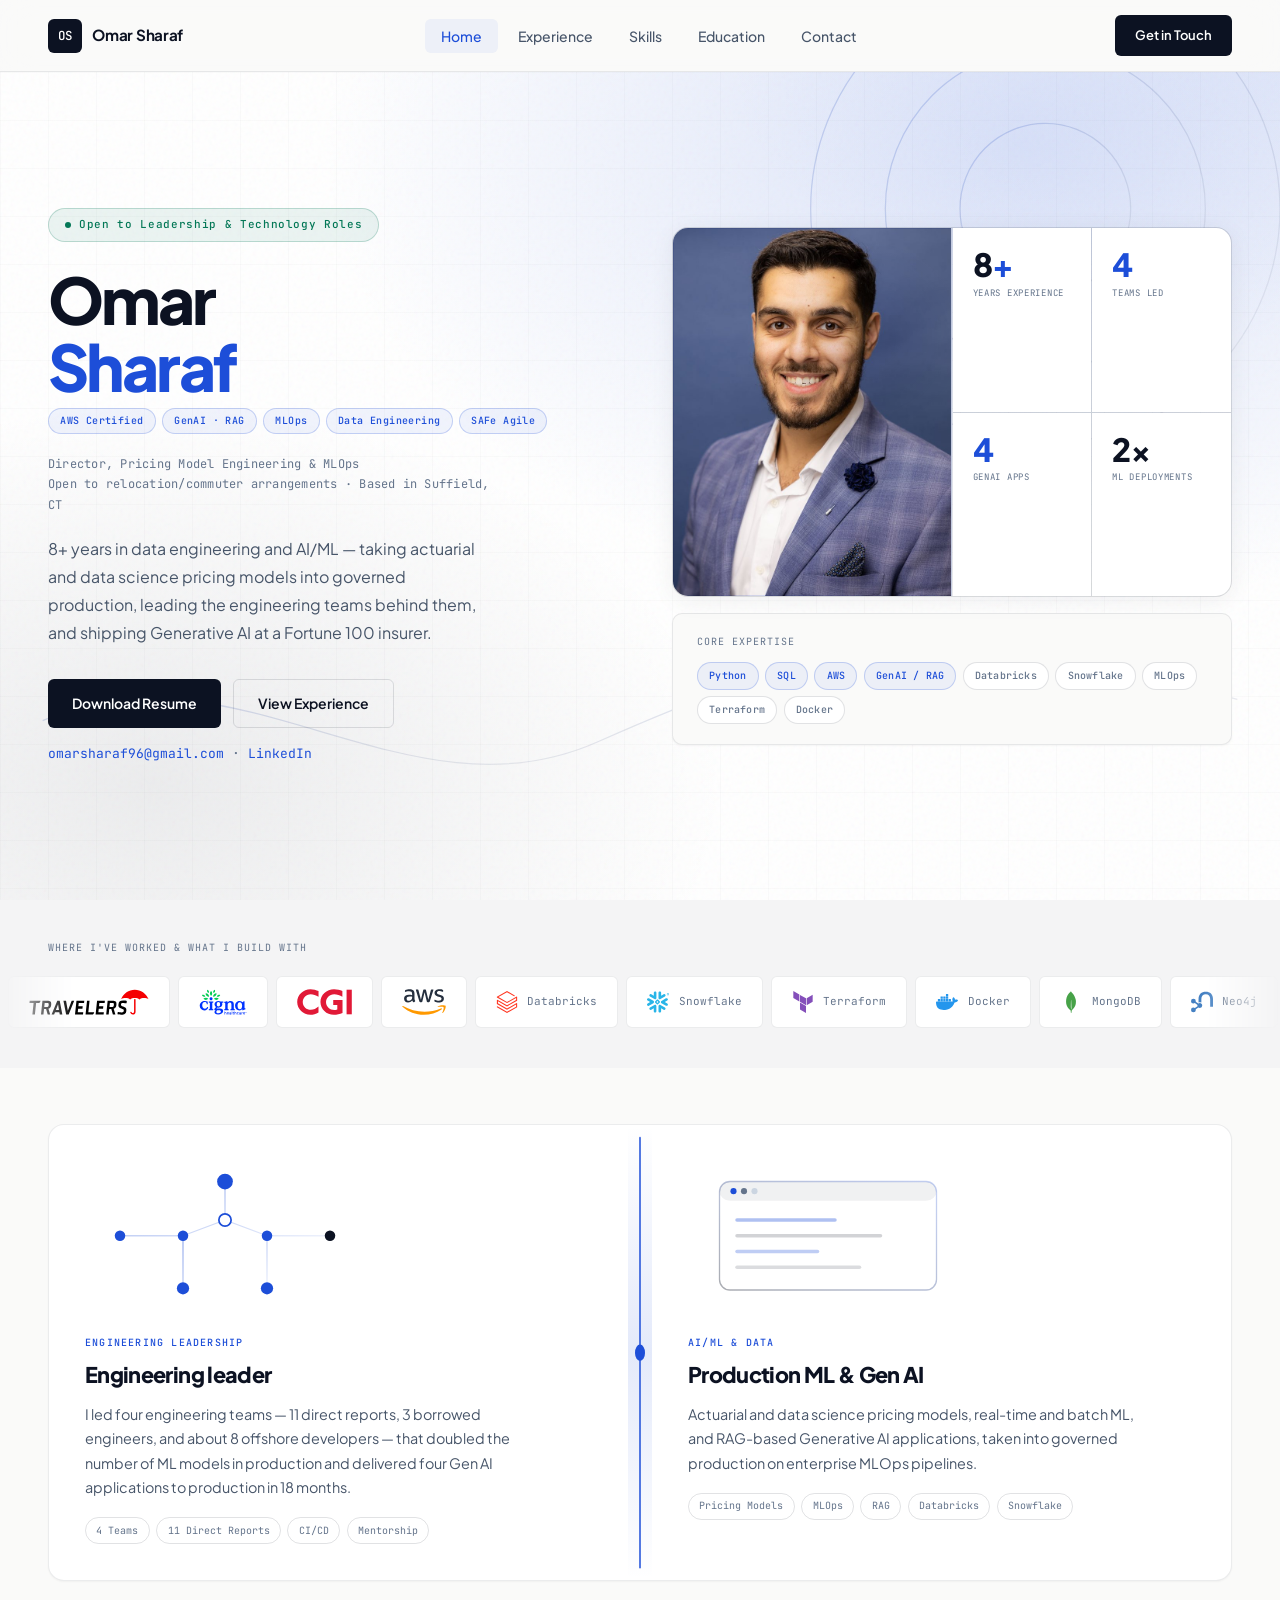
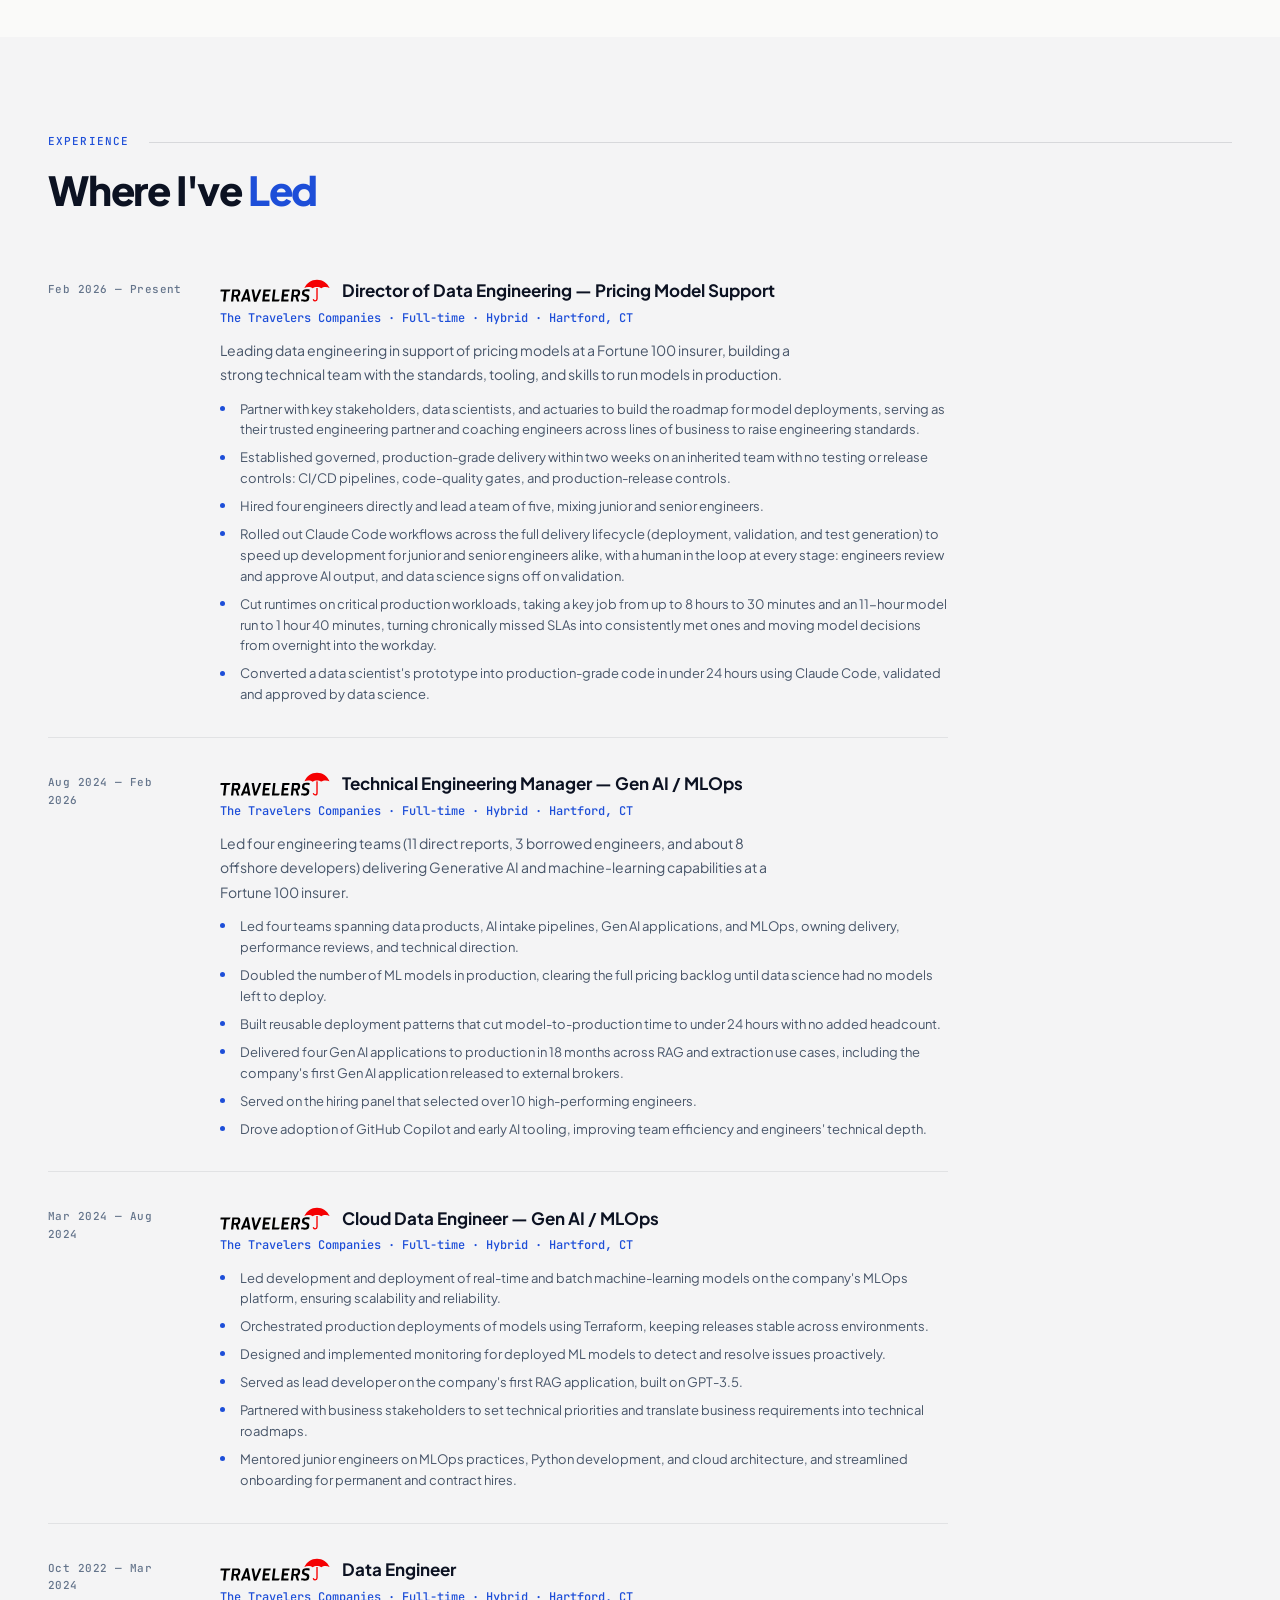
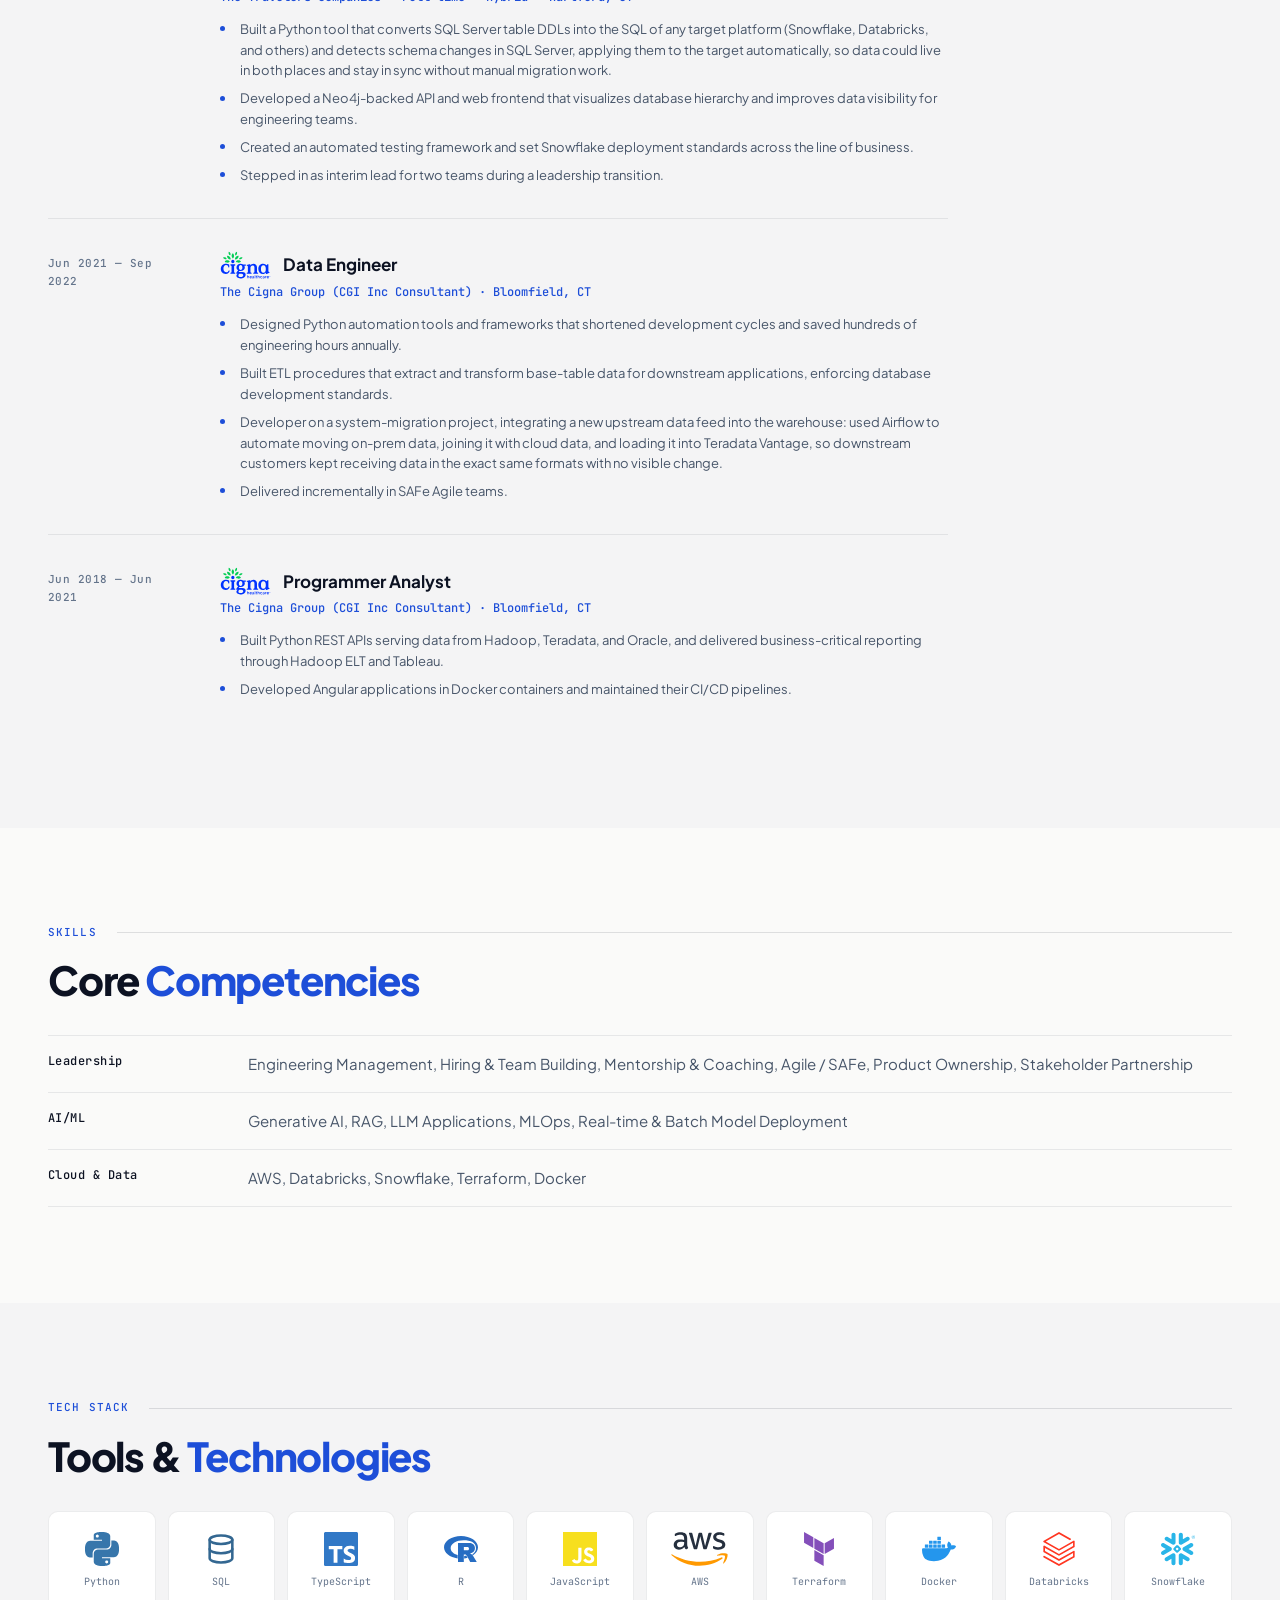
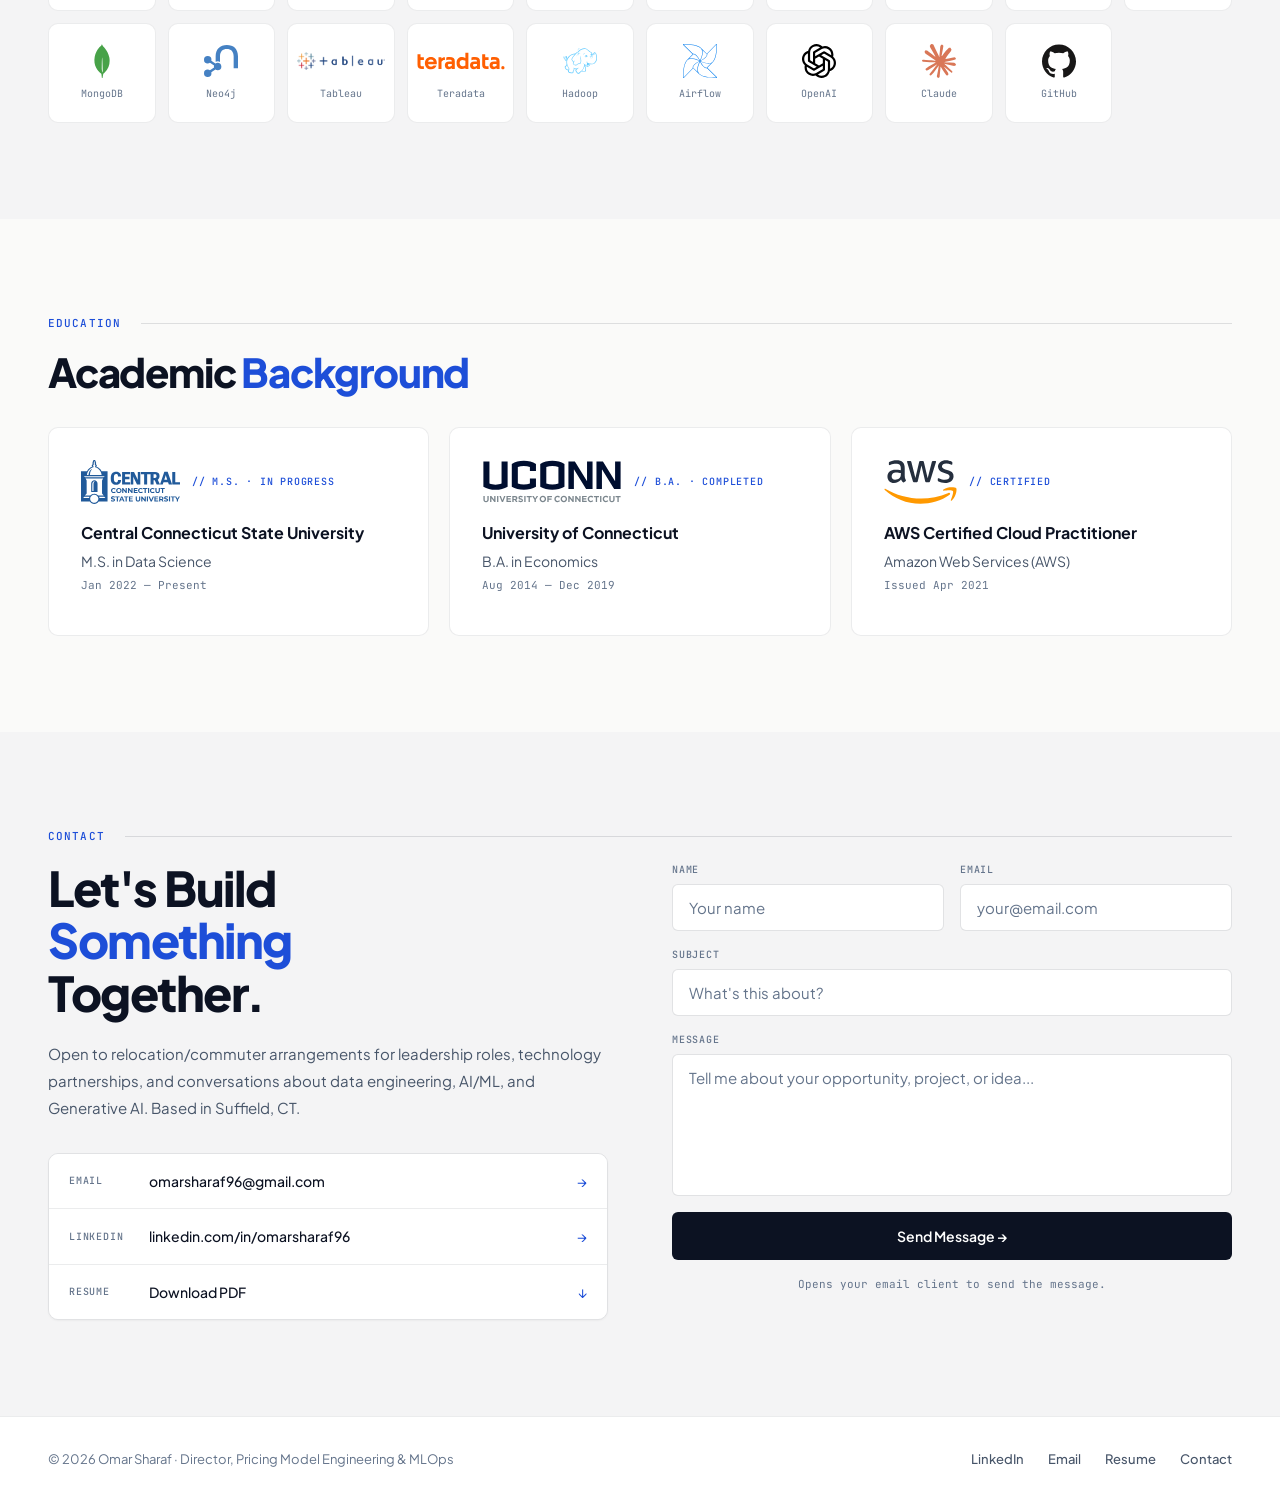
<file: index.html>
<!DOCTYPE html>
<html lang="en">
<head>
<meta charset="UTF-8">
<meta name="viewport" content="width=device-width, initial-scale=1.0">
<title>Omar Sharaf | Director, Pricing Model Engineering &amp; MLOps</title>
<meta name="description" content="Omar Sharaf — Director of Pricing Model Engineering &amp; MLOps at a Fortune 100 insurer, taking actuarial and data science models into governed production, plus Generative AI.">
<meta name="author" content="Omar Sharaf">
<meta name="robots" content="index, follow">
<link rel="canonical" href="https://omarsharaf.com/">
<meta property="og:type" content="website">
<meta property="og:url" content="https://omarsharaf.com/">
<meta property="og:title" content="Omar Sharaf | Director, Pricing Model Engineering &amp; MLOps">
<meta property="og:description" content="Data engineering and AI/ML leader taking pricing models into governed production and shipping Generative AI at a Fortune 100 insurer.">
<meta property="og:image" content="https://omarsharaf.com/assets/headshot.jpg">
<meta property="og:image:alt" content="Omar Sharaf">
<meta name="twitter:card" content="summary_large_image">
<meta name="twitter:image" content="https://omarsharaf.com/assets/headshot.jpg">
<meta name="theme-color" content="#1d4ed8">
<link rel="icon" href="data:image/svg+xml,%3Csvg xmlns=%27http://www.w3.org/2000/svg%27 viewBox=%270 0 64 64%27%3E%3Crect width=%2764%27 height=%2764%27 rx=%2714%27 fill=%27%230c1222%27/%3E%3Ctext x=%2732%27 y=%2742%27 font-family=%27Arial%27 font-size=%2726%27 font-weight=%27700%27 fill=%27white%27 text-anchor=%27middle%27%3EOS%3C/text%3E%3C/svg%3E">
<link rel="stylesheet" href="style.css">
</head>
<body class="home-page">
<a href="#main-content" class="skip-link">Skip to main content</a>

<div class="nav-backdrop" id="nav-backdrop" aria-hidden="true"></div>
<nav id="site-nav">
  <a href="#home" class="nav-logo">
    <span class="nav-logo-mark">OS</span>
    <span class="nav-logo-text">Omar Sharaf</span>
  </a>
  <div class="nav-drawer" id="nav-drawer">
    <div class="nav-drawer-header">
      <span class="nav-drawer-title">Menu</span>
      <span class="nav-drawer-brand">Omar Sharaf</span>
    </div>
    <ul class="nav-links" id="nav-links">
      <li><a href="#home">Home</a></li>
      <li><a href="#experience">Experience</a></li>
      <li><a href="#skills">Skills</a></li>
      <li><a href="#education">Education</a></li>
      <li><a href="#contact">Contact</a></li>
    </ul>
    <div class="nav-drawer-footer">
      <a href="#contact" class="btn btn-dark nav-drawer-cta">Get in Touch</a>
      <span class="nav-drawer-status">Open to leadership &amp; technology roles</span>
    </div>
  </div>
  <div class="nav-actions">
    <a href="#contact" class="nav-cta">Get in Touch</a>
    <button type="button" class="nav-toggle" id="nav-toggle" aria-label="Open menu" aria-expanded="false" aria-controls="nav-drawer">
      <span></span><span></span><span></span>
    </button>
  </div>
</nav>

<main id="main-content">
<div class="page">

  <section class="hero" id="home">
    <svg class="hero-mesh" viewBox="0 0 1200 800" preserveAspectRatio="xMidYMid slice" aria-hidden="true">
      <defs>
        <radialGradient id="meshA" cx="80%" cy="10%" r="55%">
          <stop offset="0%" stop-color="#1d4ed8" stop-opacity="0.16"/>
          <stop offset="100%" stop-color="#1d4ed8" stop-opacity="0"/>
        </radialGradient>
        <radialGradient id="meshB" cx="12%" cy="85%" r="45%">
          <stop offset="0%" stop-color="#0c1222" stop-opacity="0.08"/>
          <stop offset="100%" stop-color="#0c1222" stop-opacity="0"/>
        </radialGradient>
        <linearGradient id="meshStroke" x1="0" y1="0" x2="1" y2="1">
          <stop offset="0%" stop-color="#1d4ed8" stop-opacity="0.22"/>
          <stop offset="100%" stop-color="#0c1222" stop-opacity="0.04"/>
        </linearGradient>
      </defs>
      <rect width="1200" height="800" fill="url(#meshA)"/>
      <rect width="1200" height="800" fill="url(#meshB)"/>
      <g fill="none" stroke="url(#meshStroke)" stroke-width="1.2">
        <ellipse cx="980" cy="140" rx="220" ry="220"/>
        <ellipse cx="980" cy="140" rx="150" ry="150"/>
        <ellipse cx="980" cy="140" rx="80" ry="80"/>
        <path d="M40 620 C 220 540, 380 720, 560 640 S 860 520, 1160 600"/>
      </g>
    </svg>
    <div class="hero-grain" aria-hidden="true"></div>

    <div class="hero-content">
      <div class="status-pill">
        <span class="status-dot" aria-hidden="true"></span>
        Open to Leadership &amp; Technology Roles
      </div>
      <h1>Omar<span class="name-accent">Sharaf</span></h1>
      <div class="hero-certs">
        <span class="cpill">AWS Certified</span>
        <span class="cpill">GenAI · RAG</span>
        <span class="cpill">MLOps</span>
        <span class="cpill">Data Engineering</span>
        <span class="cpill">SAFe Agile</span>
      </div>
      <p class="hero-role">
        Director, Pricing Model Engineering &amp; MLOps<br>
        Open to relocation/commuter arrangements · Based in Suffield, CT
      </p>
      <p class="hero-bio">
        <span data-years-since="2018-06">8</span>+ years in data engineering and AI/ML — taking actuarial and data science pricing models into
        governed production, leading the engineering teams behind them, and shipping Generative AI at a Fortune&nbsp;100 insurer.
      </p>
      <div class="hero-actions">
        <a href="assets/Omar-Sharaf-Resume.pdf" class="btn btn-dark" download>Download Resume</a>
        <a href="#experience" class="btn btn-outline">View Experience</a>
      </div>
      <p class="hero-contact">
        <a href="mailto:omarsharaf96@gmail.com">omarsharaf96@gmail.com</a>
        <span aria-hidden="true">·</span>
        <a href="https://www.linkedin.com/in/omarsharaf96/" target="_blank" rel="noopener">LinkedIn</a>
      </p>
    </div>

    <div class="hero-visual">
      <div class="hero-stats">
        <div class="hero-photo-frame" id="hero-photo-frame">
          <div class="hero-photo">
            <img class="hero-photo-img" src="assets/headshot.jpg" alt="Omar Sharaf" width="900" height="947" fetchpriority="high">
          </div>
        </div>
        <div class="stat-mini-grid">
          <div class="stat-box"><div class="stat-num" data-count="8" data-suffix="+" data-years-since="2018-06">8<span class="plus">+</span></div><div class="stat-label">Years Experience</div></div>
          <div class="stat-box"><div class="stat-num accent" data-count="4">4</div><div class="stat-label">Teams Led</div></div>
          <div class="stat-box"><div class="stat-num accent" data-count="4">4</div><div class="stat-label">GenAI Apps</div></div>
          <div class="stat-box"><div class="stat-num">2×</div><div class="stat-label">ML Deployments</div></div>
        </div>
      </div>
      <div class="expertise-card">
        <div class="label">Core Expertise</div>
        <div class="tags">
          <span class="tag hi">Python</span><span class="tag hi">SQL</span><span class="tag hi">AWS</span>
          <span class="tag hi">GenAI / RAG</span><span class="tag">Databricks</span><span class="tag">Snowflake</span>
          <span class="tag">MLOps</span><span class="tag">Terraform</span><span class="tag">Docker</span>
        </div>
      </div>
    </div>
  </section>

  <section class="alt co-strip-section">
    <div class="co-strip-label">Where I've worked &amp; what I build with</div>
    <div class="co-marquee" aria-label="Companies and technologies">
      <div class="co-marquee-track">
        <div class="co-strip-item"><img class="co-img wide" src="assets/logos/travelers.svg" alt="Travelers" loading="lazy"></div>
        <div class="co-strip-item"><img class="co-img wide" src="assets/logos/cigna.svg" alt="Cigna" loading="lazy"></div>
        <div class="co-strip-item"><img class="co-img wide" src="assets/logos/cgi.svg" alt="CGI" loading="lazy"></div>
        <div class="co-strip-item"><img class="co-img wide" src="assets/logos/aws.svg" alt="AWS" loading="lazy"></div>
        <div class="co-strip-item"><img class="co-img" src="assets/logos/databricks.svg" alt="Databricks" loading="lazy"><span>Databricks</span></div>
        <div class="co-strip-item"><img class="co-img" src="assets/logos/snowflake.svg" alt="Snowflake" loading="lazy"><span>Snowflake</span></div>
        <div class="co-strip-item"><img class="co-img" src="assets/logos/terraform.svg" alt="Terraform" loading="lazy"><span>Terraform</span></div>
        <div class="co-strip-item"><img class="co-img" src="assets/logos/docker.svg" alt="Docker" loading="lazy"><span>Docker</span></div>
        <div class="co-strip-item"><img class="co-img" src="assets/logos/mongodb.svg" alt="MongoDB" loading="lazy"><span>MongoDB</span></div>
        <div class="co-strip-item"><img class="co-img" src="assets/logos/neo4j.svg" alt="Neo4j" loading="lazy"><span>Neo4j</span></div>
        <div class="co-strip-item"><img class="co-img wide" src="assets/logos/tableau.png" alt="Tableau" loading="lazy"></div>
        <div class="co-strip-item"><img class="co-img wide" src="assets/logos/teradata.svg" alt="Teradata Vantage" loading="lazy"></div>
        <div class="co-strip-item"><img class="co-img" src="assets/logos/claude.svg" alt="" loading="lazy"><span>Claude</span></div>
        <div class="co-strip-item"><img class="co-img" src="assets/logos/openai.svg" alt="" loading="lazy"><span>OpenAI</span></div>
        <div class="co-strip-item"><img class="co-img wide" src="assets/logos/uconn.svg" alt="University of Connecticut" loading="lazy"></div>
        <div class="co-strip-item"><img class="co-img wide" src="assets/logos/ccsu.svg" alt="Central Connecticut State University" loading="lazy"></div>
        <div class="co-strip-item" aria-hidden="true"><img class="co-img wide" src="assets/logos/travelers.svg" alt="" loading="lazy"></div>
        <div class="co-strip-item" aria-hidden="true"><img class="co-img wide" src="assets/logos/cigna.svg" alt="" loading="lazy"></div>
        <div class="co-strip-item" aria-hidden="true"><img class="co-img wide" src="assets/logos/cgi.svg" alt="" loading="lazy"></div>
        <div class="co-strip-item" aria-hidden="true"><img class="co-img wide" src="assets/logos/aws.svg" alt="" loading="lazy"></div>
        <div class="co-strip-item" aria-hidden="true"><img class="co-img" src="assets/logos/databricks.svg" alt="" loading="lazy"><span>Databricks</span></div>
        <div class="co-strip-item" aria-hidden="true"><img class="co-img" src="assets/logos/snowflake.svg" alt="" loading="lazy"><span>Snowflake</span></div>
        <div class="co-strip-item" aria-hidden="true"><img class="co-img" src="assets/logos/terraform.svg" alt="" loading="lazy"><span>Terraform</span></div>
        <div class="co-strip-item" aria-hidden="true"><img class="co-img" src="assets/logos/docker.svg" alt="" loading="lazy"><span>Docker</span></div>
        <div class="co-strip-item" aria-hidden="true"><img class="co-img" src="assets/logos/mongodb.svg" alt="" loading="lazy"><span>MongoDB</span></div>
        <div class="co-strip-item" aria-hidden="true"><img class="co-img" src="assets/logos/neo4j.svg" alt="" loading="lazy"><span>Neo4j</span></div>
        <div class="co-strip-item" aria-hidden="true"><img class="co-img wide" src="assets/logos/tableau.png" alt="" loading="lazy"></div>
        <div class="co-strip-item" aria-hidden="true"><img class="co-img wide" src="assets/logos/teradata.svg" alt="" loading="lazy"></div>
        <div class="co-strip-item" aria-hidden="true"><img class="co-img" src="assets/logos/claude.svg" alt="" loading="lazy"><span>Claude</span></div>
        <div class="co-strip-item" aria-hidden="true"><img class="co-img" src="assets/logos/openai.svg" alt="" loading="lazy"><span>OpenAI</span></div>
        <div class="co-strip-item" aria-hidden="true"><img class="co-img wide" src="assets/logos/uconn.svg" alt="" loading="lazy"></div>
        <div class="co-strip-item" aria-hidden="true"><img class="co-img wide" src="assets/logos/ccsu.svg" alt="" loading="lazy"></div>
      </div>
    </div>
  </section>

  <section class="identity-section">
    <div class="identity-split reveal">
      <article class="identity-pane">
        <svg class="identity-art" viewBox="0 0 320 180" aria-hidden="true">
          <defs>
            <linearGradient id="leadGrad" x1="0" y1="0" x2="1" y2="1">
              <stop offset="0%" stop-color="#1d4ed8" stop-opacity="0.45"/>
              <stop offset="100%" stop-color="#1d4ed8" stop-opacity="0.08"/>
            </linearGradient>
          </defs>
          <g fill="none" stroke="url(#leadGrad)" stroke-width="1.5">
            <path class="draw-path" d="M160 28 V72 M40 90 H112 M208 90 H280 M160 72 L112 90 M160 72 L208 90"/>
          </g>
          <circle cx="160" cy="28" r="9" fill="#1d4ed8"/>
          <circle cx="160" cy="72" r="7" fill="#fff" stroke="#1d4ed8" stroke-width="2"/>
          <circle cx="40" cy="90" r="6" fill="#1d4ed8"/>
          <circle cx="112" cy="90" r="6" fill="#1d4ed8"/>
          <circle cx="208" cy="90" r="6" fill="#1d4ed8"/>
          <circle cx="280" cy="90" r="6" fill="#0c1222"/>
          <circle cx="112" cy="150" r="7" fill="#1d4ed8"/>
          <circle cx="208" cy="150" r="7" fill="#1d4ed8"/>
          <g fill="none" stroke="url(#leadGrad)" stroke-width="1.5">
            <path class="draw-path" d="M112 90 V150 M208 90 V150"/>
          </g>
        </svg>
        <div class="identity-eyebrow">Engineering leadership</div>
        <h2 class="identity-title">Engineering leader</h2>
        <p class="identity-desc">I led four engineering teams — 11 direct reports, 3 borrowed engineers, and about 8 offshore developers — that doubled the number of ML models in production and delivered four Gen AI applications to production in 18 months.</p>
        <div class="identity-chips">
          <span>4 Teams</span><span>11 Direct Reports</span><span>CI/CD</span><span>Mentorship</span>
        </div>
      </article>
      <div class="identity-divider" aria-hidden="true">
        <svg viewBox="0 0 24 280" preserveAspectRatio="none">
          <line class="draw-path" x1="12" y1="8" x2="12" y2="272" stroke="#1d4ed8" stroke-width="1.5" stroke-linecap="round"/>
          <circle cx="12" cy="140" r="5" fill="#1d4ed8"/>
        </svg>
      </div>
      <article class="identity-pane">
        <svg class="identity-art" viewBox="0 0 320 180" aria-hidden="true">
          <defs>
            <linearGradient id="engGrad" x1="0" y1="1" x2="1" y2="0">
              <stop offset="0%" stop-color="#0c1222" stop-opacity="0.35"/>
              <stop offset="100%" stop-color="#1d4ed8" stop-opacity="0.25"/>
            </linearGradient>
          </defs>
          <rect x="36" y="28" width="248" height="124" rx="12" fill="#fff" stroke="url(#engGrad)" stroke-width="1.5"/>
          <rect x="36" y="28" width="248" height="22" rx="12" fill="rgba(12,18,34,0.06)"/>
          <circle cx="52" cy="39" r="3.5" fill="#1d4ed8"/>
          <circle cx="64" cy="39" r="3.5" fill="#64748b"/>
          <circle cx="76" cy="39" r="3.5" fill="#cbd5e1"/>
          <g class="code-lines" stroke-linecap="round">
            <line x1="56" y1="72" x2="168" y2="72" stroke="#1d4ed8" stroke-width="4" opacity="0.35"/>
            <line x1="56" y1="90" x2="220" y2="90" stroke="#0c1222" stroke-width="4" opacity="0.18"/>
            <line x1="56" y1="108" x2="148" y2="108" stroke="#1d4ed8" stroke-width="4" opacity="0.28"/>
            <line x1="56" y1="126" x2="196" y2="126" stroke="#0c1222" stroke-width="4" opacity="0.14"/>
          </g>
        </svg>
        <div class="identity-eyebrow">AI/ML &amp; data</div>
        <h2 class="identity-title">Production ML &amp; Gen AI</h2>
        <p class="identity-desc">Actuarial and data science pricing models, real-time and batch ML, and RAG-based Generative AI applications, taken into governed production on enterprise MLOps pipelines.</p>
        <div class="identity-chips">
          <span>Pricing Models</span><span>MLOps</span><span>RAG</span><span>Databricks</span><span>Snowflake</span>
        </div>
      </article>
    </div>
  </section>

  <!-- EXPERIENCE -->
  <section class="alt" id="experience">
    <div class="sec-head reveal"><span class="sec-tag">Experience</span><div class="sec-line"></div></div>
    <h2 class="sec-title reveal">Where I've <span class="pop">Led</span></h2>
    <div class="timeline">

      <div class="tl-item reveal">
        <div class="tl-period">Feb 2026 — Present</div>
        <div class="tl-body">
          <div class="tl-role-row">
            <img class="tl-logo" src="assets/logos/travelers.svg" alt="Travelers">
            <div class="tl-role" style="margin:0;">Director of Data Engineering — Pricing Model Support</div>
          </div>
          <div class="tl-co">The Travelers Companies · Full-time · Hybrid · Hartford, CT</div>
          <p class="tl-desc">Leading data engineering in support of pricing models at a Fortune 100 insurer, building a strong technical team with the standards, tooling, and skills to run models in production.</p>
          <ul class="tl-bullets">
            <li>Partner with key stakeholders, data scientists, and actuaries to build the roadmap for model deployments, serving as their trusted engineering partner and coaching engineers across lines of business to raise engineering standards.</li>
            <li>Established governed, production-grade delivery within two weeks on an inherited team with no testing or release controls: CI/CD pipelines, code-quality gates, and production-release controls.</li>
            <li>Hired four engineers directly and lead a team of five, mixing junior and senior engineers.</li>
            <li>Rolled out Claude Code workflows across the full delivery lifecycle (deployment, validation, and test generation) to speed up development for junior and senior engineers alike, with a human in the loop at every stage: engineers review and approve AI output, and data science signs off on validation.</li>
            <li>Cut runtimes on critical production workloads, taking a key job from up to 8 hours to 30 minutes and an 11-hour model run to 1 hour 40 minutes, turning chronically missed SLAs into consistently met ones and moving model decisions from overnight into the workday.</li>
            <li>Converted a data scientist&#x27;s prototype into production-grade code in under 24 hours using Claude Code, validated and approved by data science.</li>
          </ul>
        </div>
      </div>

      <div class="tl-item reveal">
        <div class="tl-period">Aug 2024 — Feb 2026</div>
        <div class="tl-body">
          <div class="tl-role-row">
            <img class="tl-logo" src="assets/logos/travelers.svg" alt="Travelers">
            <div class="tl-role" style="margin:0;">Technical Engineering Manager — Gen AI / MLOps</div>
          </div>
          <div class="tl-co">The Travelers Companies · Full-time · Hybrid · Hartford, CT</div>
          <p class="tl-desc">Led four engineering teams (11 direct reports, 3 borrowed engineers, and about 8 offshore developers) delivering Generative AI and machine-learning capabilities at a Fortune 100 insurer.</p>
          <ul class="tl-bullets">
            <li>Led four teams spanning data products, AI intake pipelines, Gen AI applications, and MLOps, owning delivery, performance reviews, and technical direction.</li>
            <li>Doubled the number of ML models in production, clearing the full pricing backlog until data science had no models left to deploy.</li>
            <li>Built reusable deployment patterns that cut model-to-production time to under 24 hours with no added headcount.</li>
            <li>Delivered four Gen AI applications to production in 18 months across RAG and extraction use cases, including the company&#x27;s first Gen AI application released to external brokers.</li>
            <li>Served on the hiring panel that selected over 10 high-performing engineers.</li>
            <li>Drove adoption of GitHub Copilot and early AI tooling, improving team efficiency and engineers&#x27; technical depth.</li>
          </ul>
        </div>
      </div>

      <div class="tl-item reveal">
        <div class="tl-period">Mar 2024 — Aug 2024</div>
        <div class="tl-body">
          <div class="tl-role-row">
            <img class="tl-logo" src="assets/logos/travelers.svg" alt="Travelers">
            <div class="tl-role" style="margin:0;">Cloud Data Engineer — Gen AI / MLOps</div>
          </div>
          <div class="tl-co">The Travelers Companies · Full-time · Hybrid · Hartford, CT</div>
          <ul class="tl-bullets">
            <li>Led development and deployment of real-time and batch machine-learning models on the company&#x27;s MLOps platform, ensuring scalability and reliability.</li>
            <li>Orchestrated production deployments of models using Terraform, keeping releases stable across environments.</li>
            <li>Designed and implemented monitoring for deployed ML models to detect and resolve issues proactively.</li>
            <li>Served as lead developer on the company&#x27;s first RAG application, built on GPT-3.5.</li>
            <li>Partnered with business stakeholders to set technical priorities and translate business requirements into technical roadmaps.</li>
            <li>Mentored junior engineers on MLOps practices, Python development, and cloud architecture, and streamlined onboarding for permanent and contract hires.</li>
          </ul>
        </div>
      </div>

      <div class="tl-item reveal">
        <div class="tl-period">Oct 2022 — Mar 2024</div>
        <div class="tl-body">
          <div class="tl-role-row">
            <img class="tl-logo" src="assets/logos/travelers.svg" alt="Travelers">
            <div class="tl-role" style="margin:0;">Data Engineer</div>
          </div>
          <div class="tl-co">The Travelers Companies · Full-time · Hybrid · Hartford, CT</div>
          <ul class="tl-bullets">
            <li>Built a Python tool that converts SQL Server table DDLs into the SQL of any target platform (Snowflake, Databricks, and others) and detects schema changes in SQL Server, applying them to the target automatically, so data could live in both places and stay in sync without manual migration work.</li>
            <li>Developed a Neo4j-backed API and web frontend that visualizes database hierarchy and improves data visibility for engineering teams.</li>
            <li>Created an automated testing framework and set Snowflake deployment standards across the line of business.</li>
            <li>Stepped in as interim lead for two teams during a leadership transition.</li>
          </ul>
        </div>
      </div>

      <div class="tl-item reveal">
        <div class="tl-period">Jun 2021 — Sep 2022</div>
        <div class="tl-body">
          <div class="tl-role-row">
            <img class="tl-logo" src="assets/logos/cigna.svg" alt="Cigna">
            <div class="tl-role" style="margin:0;">Data Engineer</div>
          </div>
          <div class="tl-co">The Cigna Group (CGI Inc Consultant) · Bloomfield, CT</div>
          <ul class="tl-bullets">
            <li>Designed Python automation tools and frameworks that shortened development cycles and saved hundreds of engineering hours annually.</li>
            <li>Built ETL procedures that extract and transform base-table data for downstream applications, enforcing database development standards.</li>
            <li>Developer on a system-migration project, integrating a new upstream data feed into the warehouse: used Airflow to automate moving on-prem data, joining it with cloud data, and loading it into Teradata Vantage, so downstream customers kept receiving data in the exact same formats with no visible change.</li>
            <li>Delivered incrementally in SAFe Agile teams.</li>
          </ul>
        </div>
      </div>

      <div class="tl-item reveal">
        <div class="tl-period">Jun 2018 — Jun 2021</div>
        <div class="tl-body">
          <div class="tl-role-row">
            <img class="tl-logo" src="assets/logos/cigna.svg" alt="Cigna">
            <div class="tl-role" style="margin:0;">Programmer Analyst</div>
          </div>
          <div class="tl-co">The Cigna Group (CGI Inc Consultant) · Bloomfield, CT</div>
          <ul class="tl-bullets">
            <li>Built Python REST APIs serving data from Hadoop, Teradata, and Oracle, and delivered business-critical reporting through Hadoop ELT and Tableau.</li>
            <li>Developed Angular applications in Docker containers and maintained their CI/CD pipelines.</li>
          </ul>
        </div>
      </div>

    </div>
  </section>

  <!-- SKILLS -->
  <section id="skills">
    <div class="sec-head reveal"><span class="sec-tag">Skills</span><div class="sec-line"></div></div>
    <h2 class="sec-title reveal">Core <span class="pop">Competencies</span></h2>
    <dl class="skill-list reveal">
      <div class="skill-line"><dt>Leadership</dt><dd>Engineering Management, Hiring &amp; Team Building, Mentorship &amp; Coaching, Agile / SAFe, Product Ownership, Stakeholder Partnership</dd></div>
      <div class="skill-line"><dt>AI/ML</dt><dd>Generative AI, RAG, LLM Applications, MLOps, Real-time &amp; Batch Model Deployment</dd></div>
      <div class="skill-line"><dt>Cloud &amp; Data</dt><dd>AWS, Databricks, Snowflake, Terraform, Docker</dd></div>
    </dl>
  </section>

  <!-- TECH STACK -->
  <section class="alt">
    <div class="sec-head reveal"><span class="sec-tag">Tech Stack</span><div class="sec-line"></div></div>
    <h2 class="sec-title reveal">Tools &amp; <span class="pop">Technologies</span></h2>
    <div class="tech-stack-grid reveal">
      <div class="tech-stack-item"><img class="tech-logo" src="assets/logos/python.svg" alt="" loading="lazy"><span>Python</span></div>
      <div class="tech-stack-item"><img class="tech-logo" src="assets/logos/sql.svg" alt="" loading="lazy"><span>SQL</span></div>
      <div class="tech-stack-item"><img class="tech-logo" src="assets/logos/typescript.svg" alt="" loading="lazy"><span>TypeScript</span></div>
      <div class="tech-stack-item"><img class="tech-logo" src="assets/logos/r.svg" alt="" loading="lazy"><span>R</span></div>
      <div class="tech-stack-item"><img class="tech-logo" src="assets/logos/javascript.svg" alt="" loading="lazy"><span>JavaScript</span></div>
      <div class="tech-stack-item"><img class="tech-logo" src="assets/logos/aws.svg" alt="" loading="lazy"><span>AWS</span></div>
      <div class="tech-stack-item"><img class="tech-logo" src="assets/logos/terraform.svg" alt="" loading="lazy"><span>Terraform</span></div>
      <div class="tech-stack-item"><img class="tech-logo" src="assets/logos/docker.svg" alt="" loading="lazy"><span>Docker</span></div>
      <div class="tech-stack-item"><img class="tech-logo" src="assets/logos/databricks.svg" alt="" loading="lazy"><span>Databricks</span></div>
      <div class="tech-stack-item"><img class="tech-logo" src="assets/logos/snowflake.svg" alt="" loading="lazy"><span>Snowflake</span></div>
      <div class="tech-stack-item"><img class="tech-logo" src="assets/logos/mongodb.svg" alt="" loading="lazy"><span>MongoDB</span></div>
      <div class="tech-stack-item"><img class="tech-logo" src="assets/logos/neo4j.svg" alt="" loading="lazy"><span>Neo4j</span></div>
      <div class="tech-stack-item"><img class="tech-logo" src="assets/logos/tableau.png" alt="" loading="lazy"><span>Tableau</span></div>
      <div class="tech-stack-item"><img class="tech-logo" src="assets/logos/teradata.svg" alt="" loading="lazy"><span>Teradata</span></div>
      <div class="tech-stack-item"><img class="tech-logo" src="assets/logos/apachehadoop.svg" alt="" loading="lazy"><span>Hadoop</span></div>
      <div class="tech-stack-item"><img class="tech-logo" src="assets/logos/apacheairflow.svg" alt="" loading="lazy"><span>Airflow</span></div>
      <div class="tech-stack-item"><img class="tech-logo" src="assets/logos/openai.svg" alt="" loading="lazy"><span>OpenAI</span></div>
      <div class="tech-stack-item"><img class="tech-logo" src="assets/logos/claude.svg" alt="" loading="lazy"><span>Claude</span></div>
      <div class="tech-stack-item"><img class="tech-logo" src="assets/logos/github.svg" alt="" loading="lazy"><span>GitHub</span></div>
    </div>
  </section>

  <!-- EDUCATION -->
  <section id="education">
    <div class="sec-head reveal"><span class="sec-tag">Education</span><div class="sec-line"></div></div>
    <h2 class="sec-title reveal">Academic <span class="pop">Background</span></h2>
    <div class="grid-3 reveal">
      <div class="cell alt-bg">
        <div class="edu-header">
          <img class="edu-logo" src="assets/logos/ccsu.svg" alt="Central Connecticut State University">
          <div class="edu-badge">// M.S. · In Progress</div>
        </div>
        <div class="edu-title">Central Connecticut State University</div>
        <div class="edu-degree">M.S. in Data Science</div>
        <div class="edu-date">Jan 2022 — Present</div>
      </div>
      <div class="cell alt-bg">
        <div class="edu-header">
          <img class="edu-logo" src="assets/logos/uconn.svg" alt="University of Connecticut">
          <div class="edu-badge">// B.A. · Completed</div>
        </div>
        <div class="edu-title">University of Connecticut</div>
        <div class="edu-degree">B.A. in Economics</div>
        <div class="edu-date">Aug 2014 — Dec 2019</div>
      </div>
      <div class="cell alt-bg">
        <div class="edu-header">
          <img class="edu-logo" src="assets/logos/aws.svg" alt="Amazon Web Services">
          <div class="edu-badge">// Certified</div>
        </div>
        <div class="edu-title">AWS Certified Cloud Practitioner</div>
        <div class="edu-degree">Amazon Web Services (AWS)</div>
        <div class="edu-date">Issued Apr 2021</div>
      </div>
    </div>
  </section>

  <!-- CONTACT -->
  <section class="alt" id="contact">
    <div class="sec-head reveal"><span class="sec-tag">Contact</span><div class="sec-line"></div></div>
    <div class="contact-grid">
      <div class="reveal">
        <h2 class="contact-headline">
          Let's Build<br>
          <span class="accent">Something</span><br>
          Together.
        </h2>
        <p class="contact-intro">
          Open to relocation/commuter arrangements for leadership roles, technology partnerships, and conversations about data engineering, AI/ML, and Generative AI. Based in Suffield, CT.
        </p>

        <div class="clink-list">
          <a href="mailto:omarsharaf96@gmail.com" class="clink">
            <div class="clink-left"><span class="clink-lbl">Email</span><span class="clink-val">omarsharaf96@gmail.com</span></div>
            <span class="clink-arr">→</span>
          </a>
          <a href="https://www.linkedin.com/in/omarsharaf96/" target="_blank" rel="noopener" class="clink">
            <div class="clink-left"><span class="clink-lbl">LinkedIn</span><span class="clink-val">linkedin.com/in/omarsharaf96</span></div>
            <span class="clink-arr">→</span>
          </a>
          <a href="assets/Omar-Sharaf-Resume.pdf" class="clink" download>
            <div class="clink-left"><span class="clink-lbl">Resume</span><span class="clink-val">Download PDF</span></div>
            <span class="clink-arr">↓</span>
          </a>
        </div>
      </div>

      <div class="reveal">
        <form id="contactForm" class="contact-form">
          <div class="form-row">
            <div class="form-field">
              <label class="form-label" for="fname">Name</label>
              <input id="fname" type="text" name="name" class="form-input" placeholder="Your name" required>
            </div>
            <div class="form-field">
              <label class="form-label" for="femail">Email</label>
              <input id="femail" type="email" name="email" class="form-input" placeholder="your@email.com" required>
            </div>
          </div>
          <div class="form-field">
            <label class="form-label" for="fsubject">Subject</label>
            <input id="fsubject" type="text" name="subject" class="form-input" placeholder="What's this about?" required>
          </div>
          <div class="form-field">
            <label class="form-label" for="fmessage">Message</label>
            <textarea id="fmessage" name="message" class="form-textarea" rows="6" placeholder="Tell me about your opportunity, project, or idea..." required></textarea>
          </div>
          <button type="submit" class="btn-submit" id="submitBtn">Send Message →</button>
          <div class="form-hint">Opens your email client to send the message.</div>
        </form>
      </div>
    </div>
  </section>

</div>
</main>

<footer>
  <div class="foot-copy">© 2026 Omar Sharaf · Director, Pricing Model Engineering &amp; MLOps</div>
  <div class="foot-links">
    <a href="https://www.linkedin.com/in/omarsharaf96/" target="_blank" rel="noopener">LinkedIn</a>
    <a href="mailto:omarsharaf96@gmail.com">Email</a>
    <a href="assets/Omar-Sharaf-Resume.pdf" download>Resume</a>
    <a href="#contact">Contact</a>
  </div>
</footer>
<script src="app.js"></script>
</body>
</html>
</file>
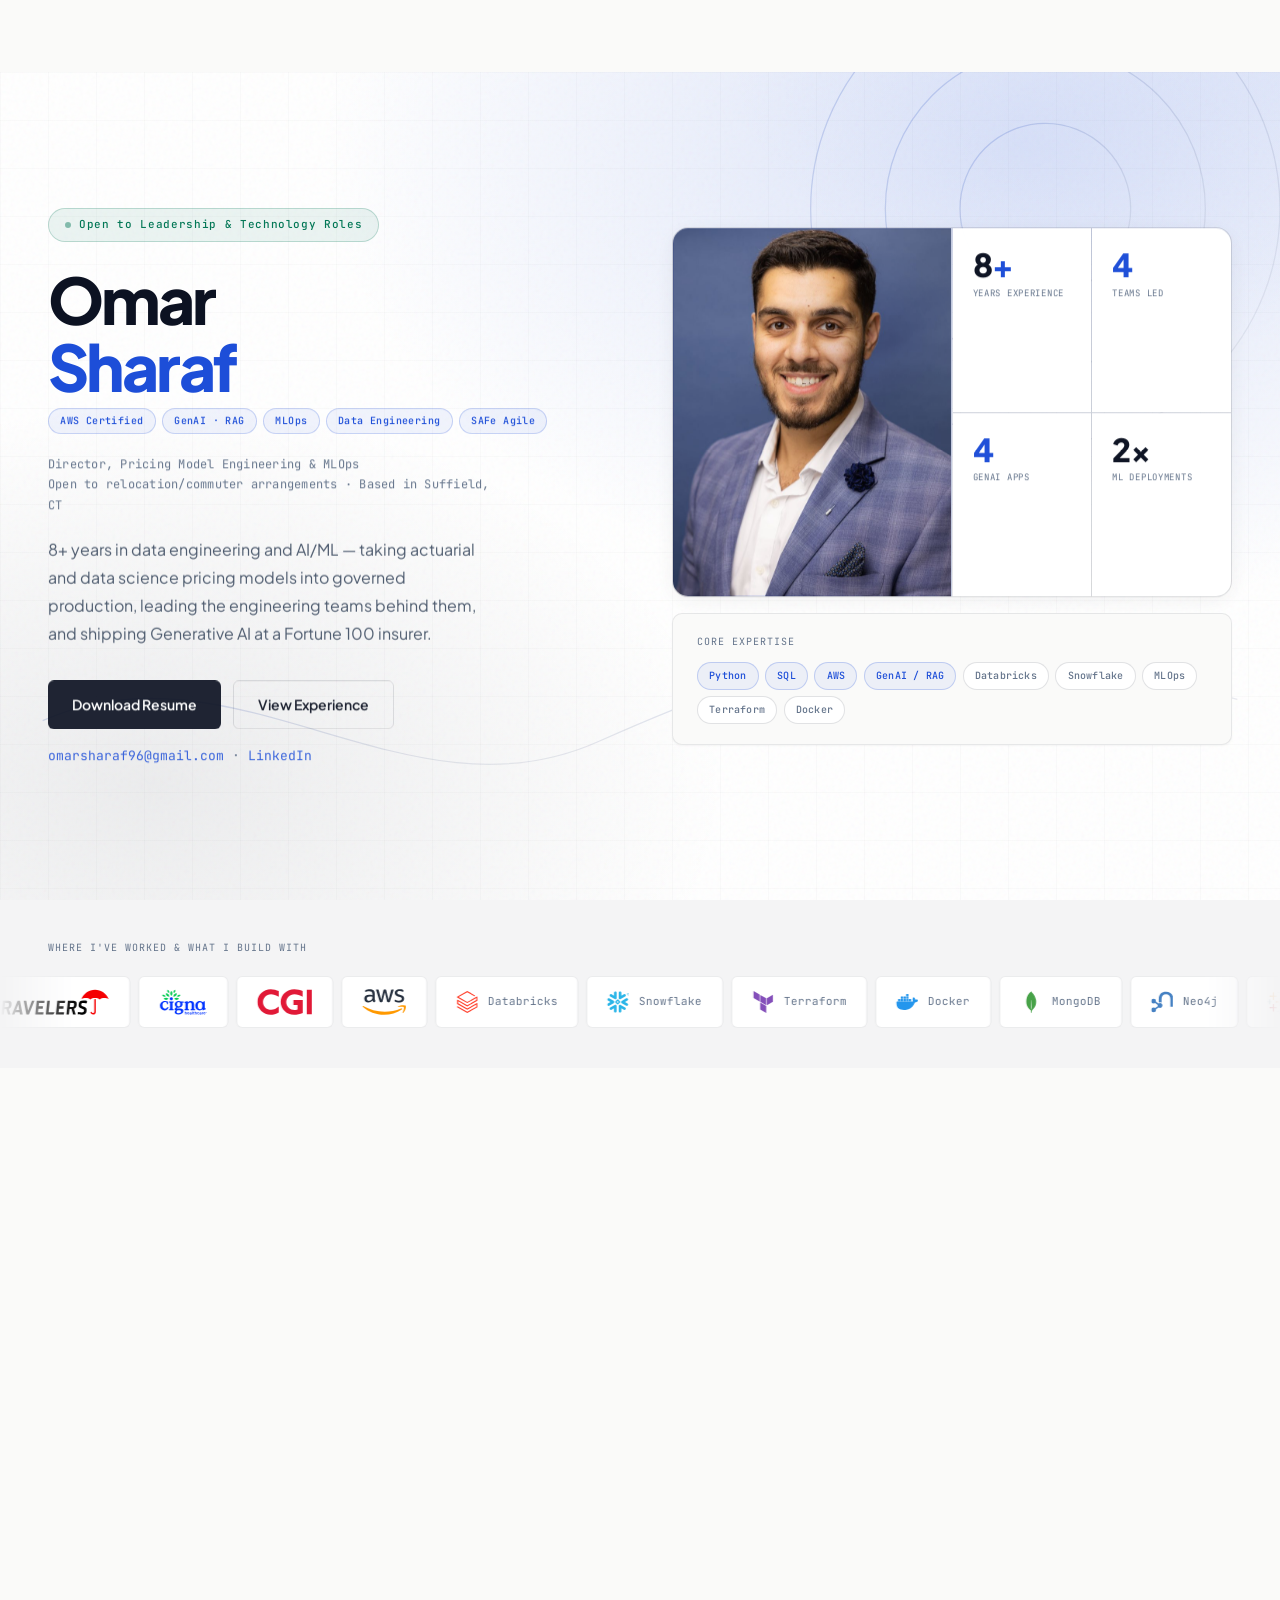
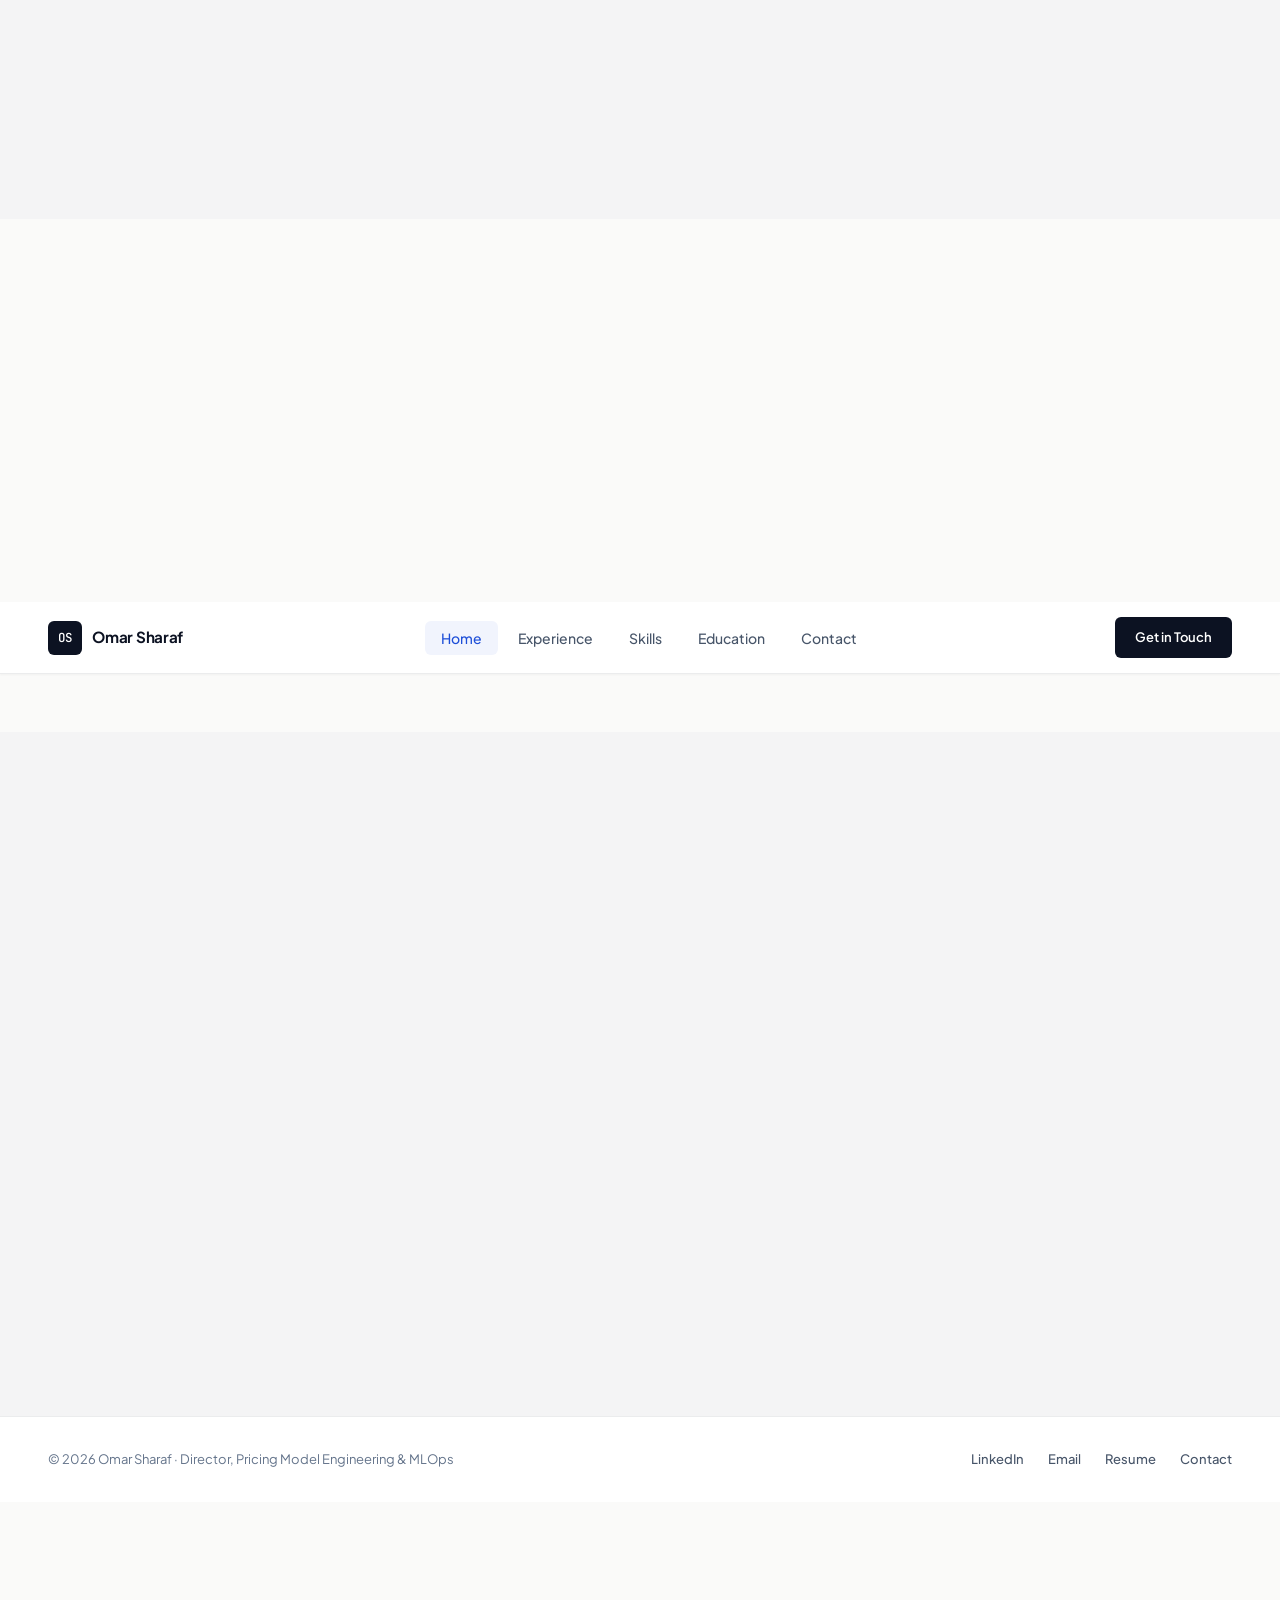
<file: contact.html>
<!DOCTYPE html>
<html lang="en">
<head>
<meta charset="UTF-8">
<title>Contact | Omar Sharaf</title>
<meta name="robots" content="noindex">
<link rel="canonical" href="https://omarsharaf.com/">
<meta http-equiv="refresh" content="0; url=index.html#contact">
</head>
<body>
<p>This page has moved to the <a href="index.html#contact">Contact section</a>.</p>
</body>
</html>
</file>
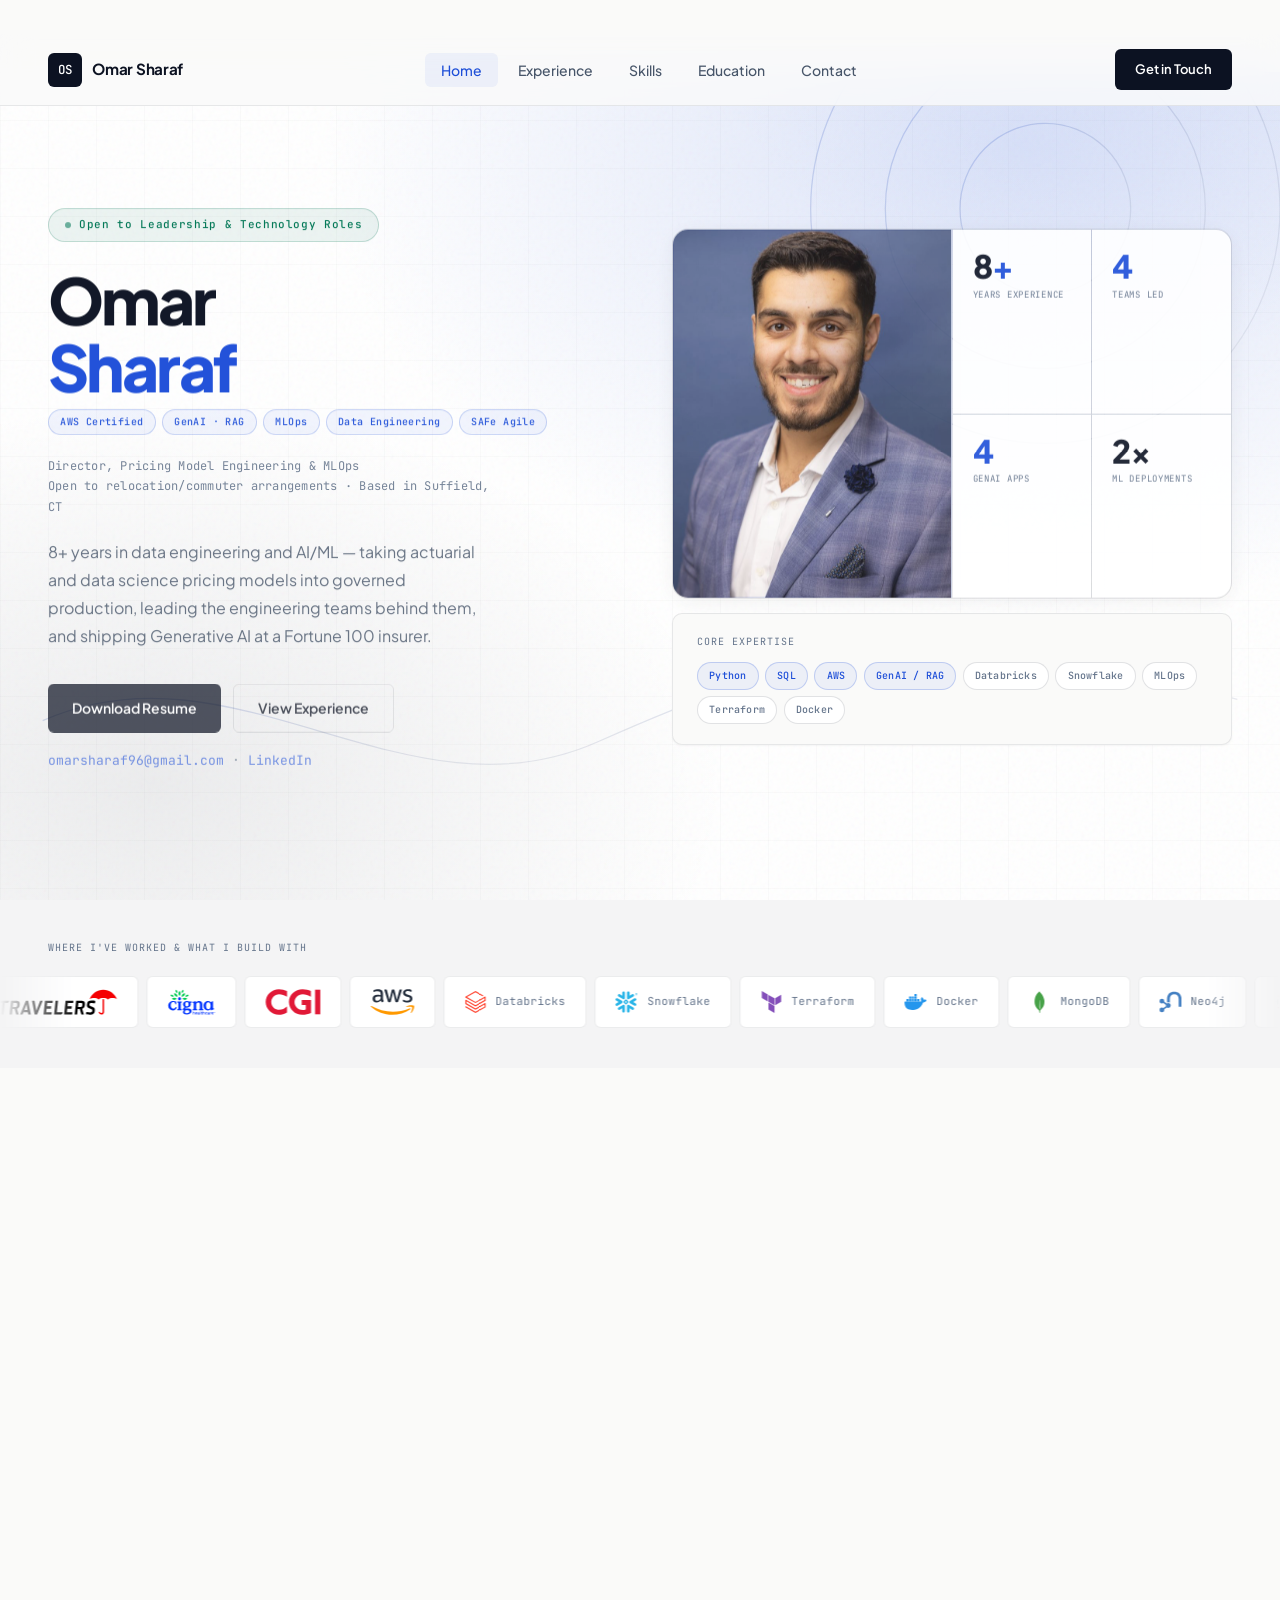
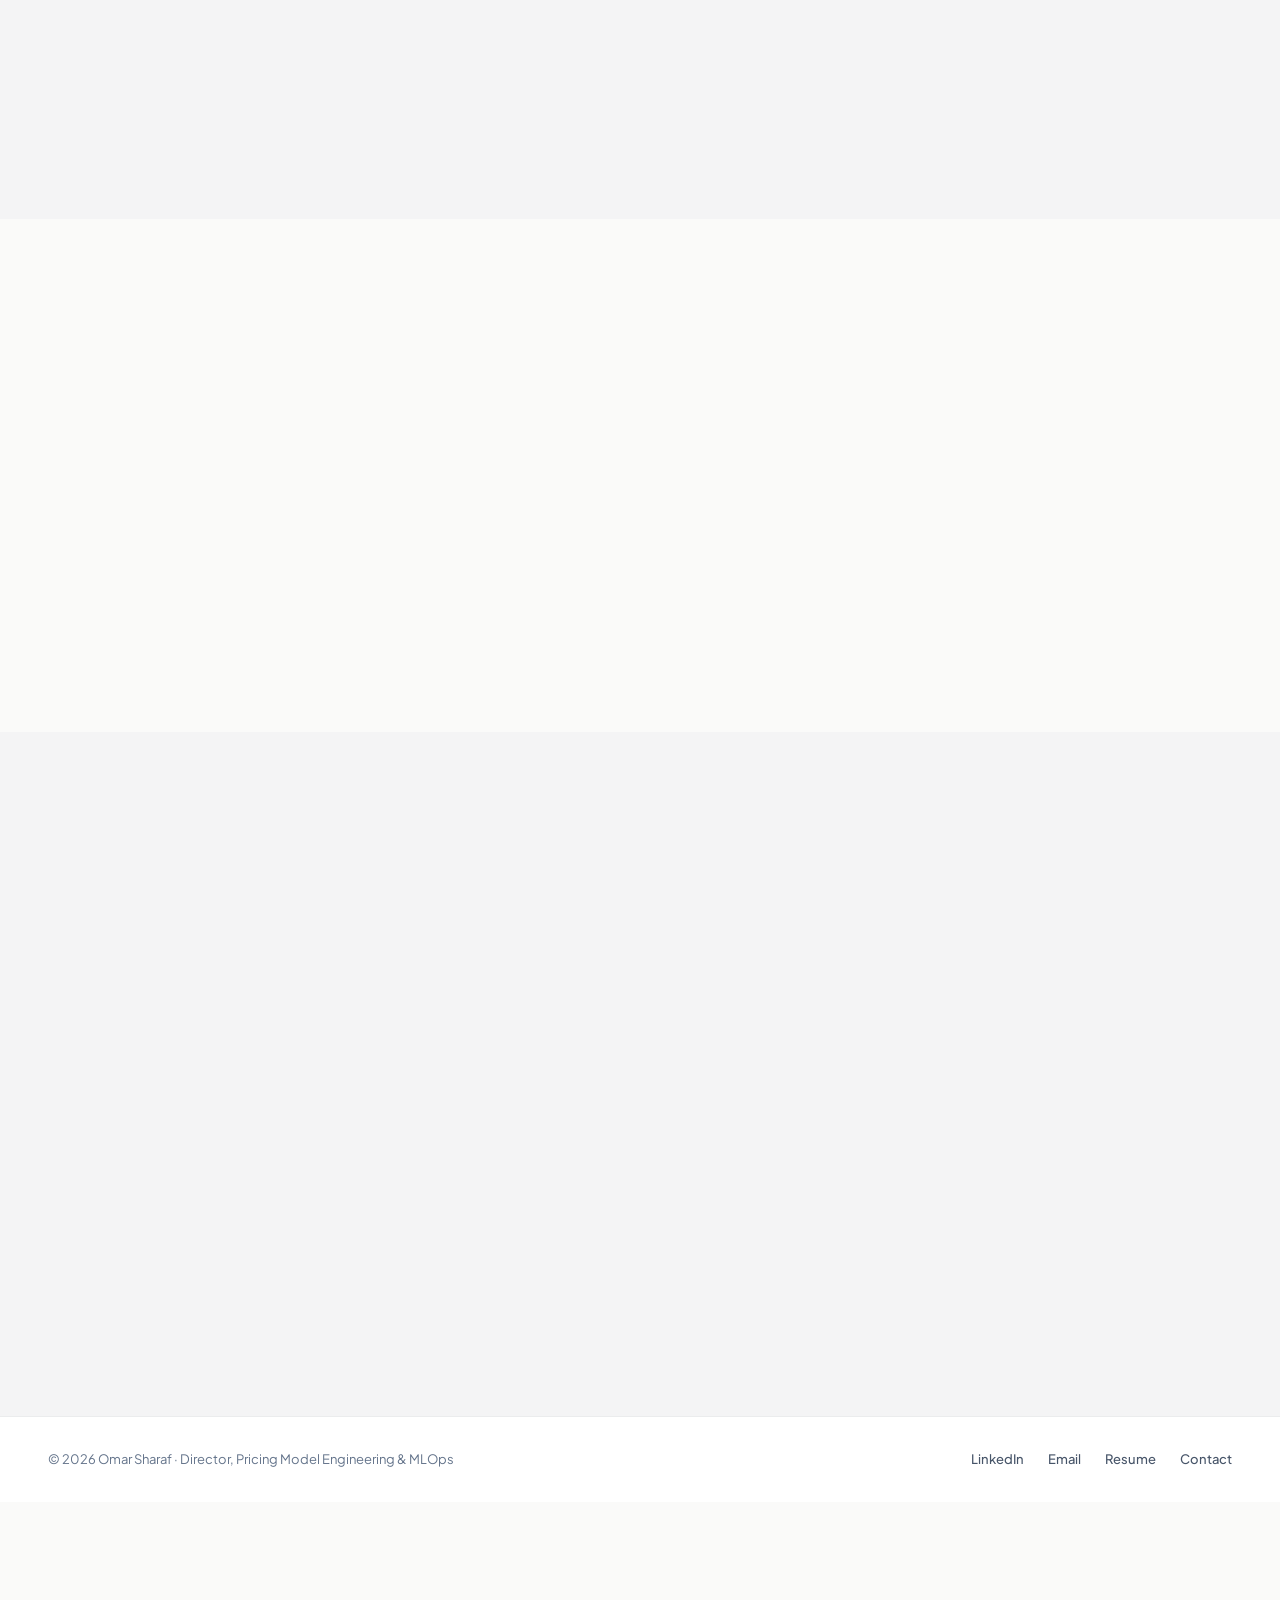
<file: experience.html>
<!DOCTYPE html>
<html lang="en">
<head>
<meta charset="UTF-8">
<title>Experience | Omar Sharaf</title>
<meta name="robots" content="noindex">
<link rel="canonical" href="https://omarsharaf.com/">
<meta http-equiv="refresh" content="0; url=index.html#experience">
</head>
<body>
<p>This page has moved to the <a href="index.html#experience">Experience section</a>.</p>
</body>
</html>
</file>
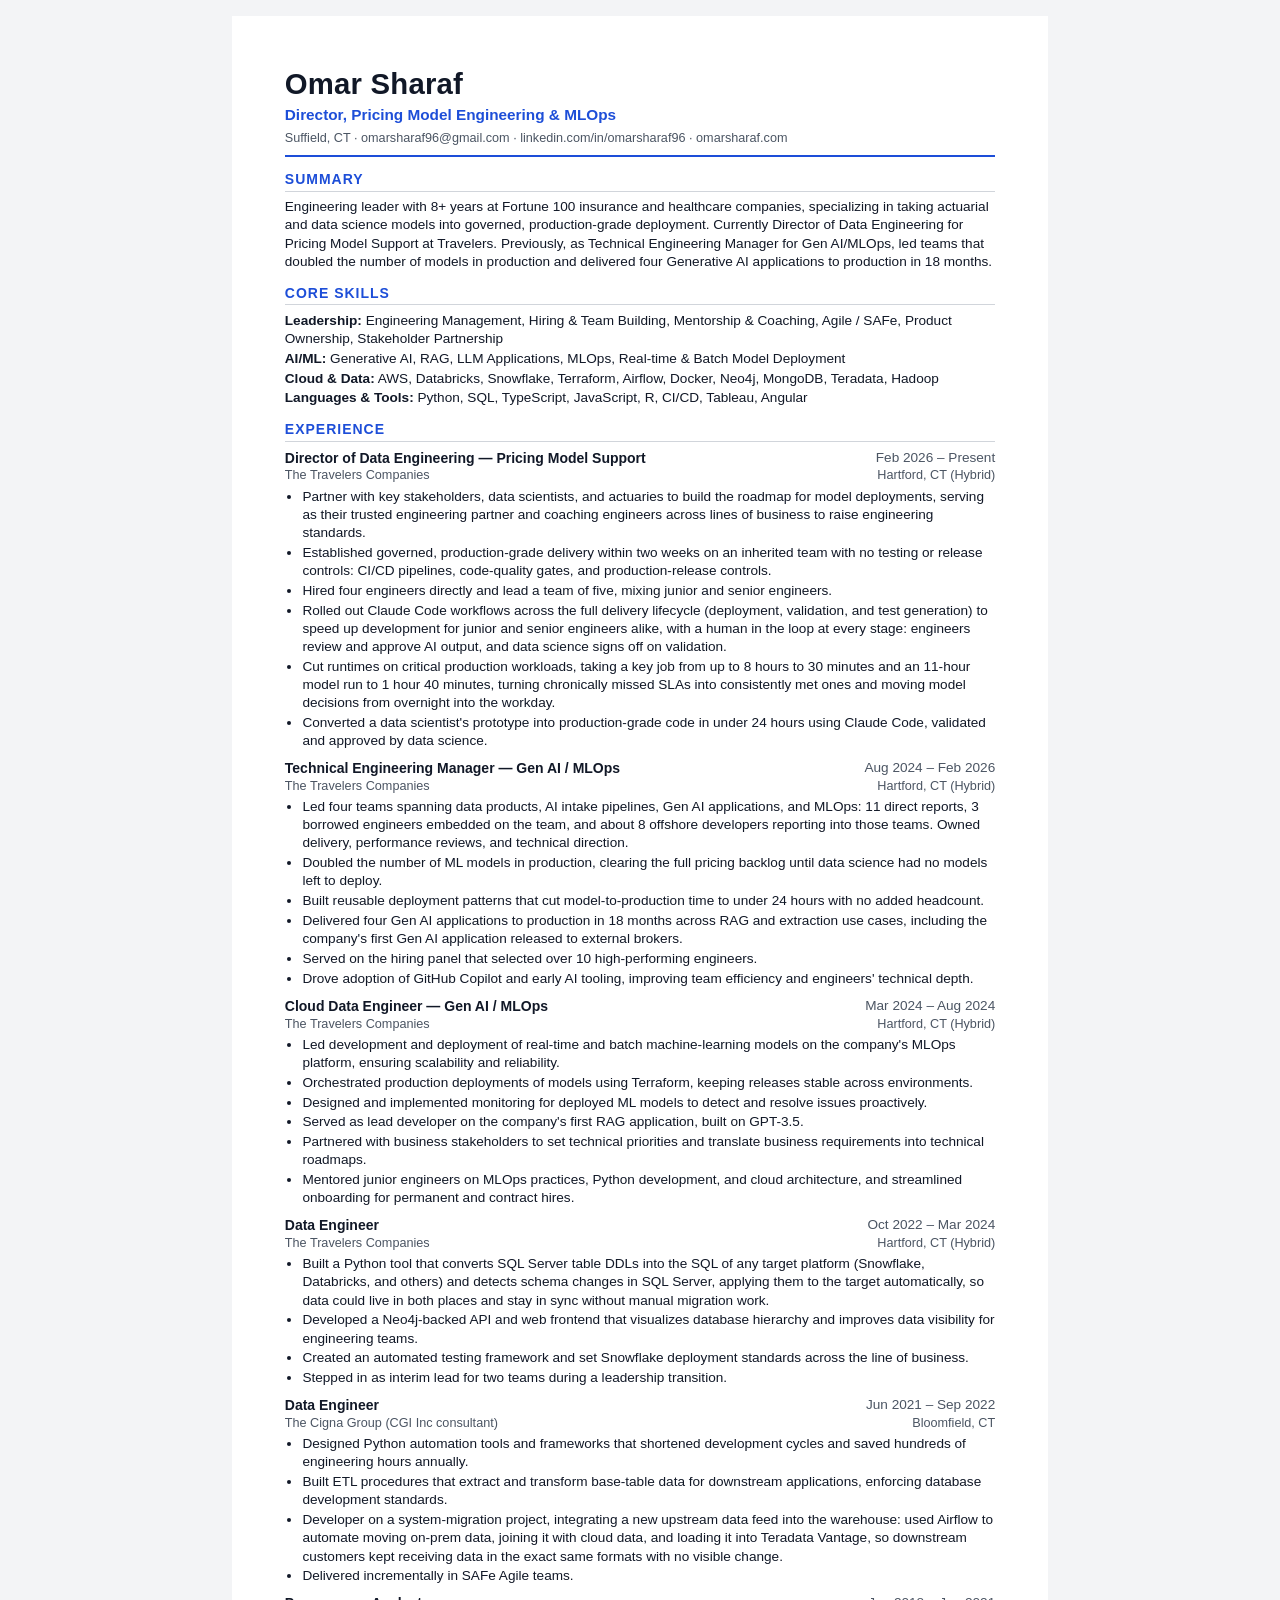
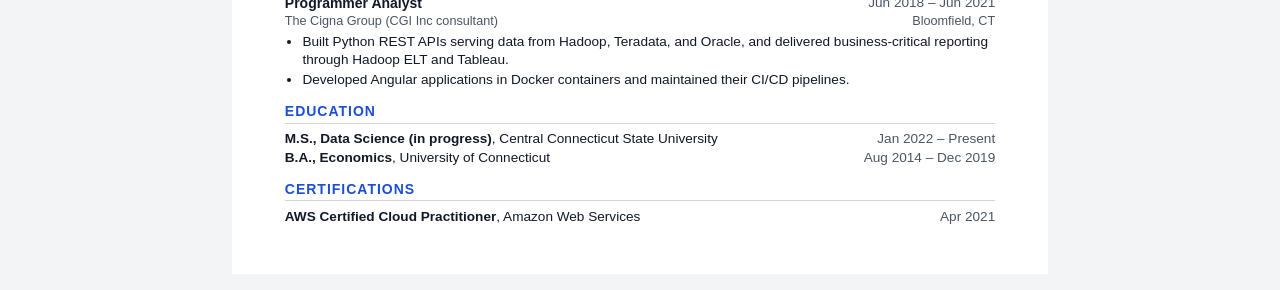
<file: resume.html>
<!DOCTYPE html>
<html lang="en">
<head>
<meta charset="UTF-8">
<meta name="viewport" content="width=device-width, initial-scale=1.0">
<title>Omar Sharaf — Resume | Director, Pricing Model Engineering &amp; MLOps</title>
<meta name="description" content="Resume of Omar Sharaf, Director, Pricing Model Engineering &amp; MLOps.">
<link rel="canonical" href="https://omarsharaf.com/resume.html">
<script type="application/ld+json">{"@context": "https://schema.org", "@type": "Person", "name": "Omar Sharaf", "jobTitle": "Director, Pricing Model Engineering & MLOps", "email": "mailto:omarsharaf96@gmail.com", "url": "https://omarsharaf.com", "sameAs": ["https://www.linkedin.com/in/omarsharaf96/"], "address": {"@type": "PostalAddress", "addressLocality": "Suffield", "addressRegion": "CT", "addressCountry": "US"}, "worksFor": {"@type": "Organization", "name": "The Travelers Companies"}}</script>
<style>
@page { size: Letter; margin: 0.4in 0.5in; }
:root { --ink:#111827; --muted:#4b5563; --accent:#1d4ed8; --rule:#d1d5db; }
* { box-sizing:border-box; }
body { margin:0; background:#f3f4f6; color:var(--ink); font:10.2pt/1.34 -apple-system,"Segoe UI",Helvetica,Arial,sans-serif; }
.sheet { max-width:8.5in; margin:1rem auto; padding:0.5in 0.55in; background:#fff; }
header { border-bottom:2px solid var(--accent); padding-bottom:.5rem; margin-bottom:.6rem; }
h1 { font-size:22pt; margin:0; letter-spacing:.2px; }
.headline { font-size:11.5pt; color:var(--accent); font-weight:600; margin:.1rem 0 .3rem; }
.contact { color:var(--muted); font-size:9.5pt; }
.contact a { color:inherit; text-decoration:none; }
h2 { font-size:10.5pt; text-transform:uppercase; letter-spacing:1px; color:var(--accent); border-bottom:1px solid var(--rule); padding-bottom:2px; margin:.8rem 0 .4rem; }
h3 { font-size:10.5pt; margin:0; }
p { margin:0; }
ul { margin:.2rem 0 0; padding-left:1.1rem; }
li { margin:.1rem 0; }
.skills { list-style:none; padding:0; } .k { font-weight:600; }
.row { display:flex; justify-content:space-between; gap:1rem; }
.date { white-space:nowrap; color:var(--muted); }
.sub { color:var(--muted); font-size:9.5pt; }
.job { margin-bottom:.55rem; break-inside:avoid; }
@media print { body { background:#fff; } .sheet { margin:0; padding:0; max-width:none; } a { color:inherit; } }
@media (max-width:600px) { .row { flex-direction:column; gap:0; } .sheet { padding:1rem; } }
</style>
</head>
<body>
<main class="sheet">
<header>
  <h1>Omar Sharaf</h1>
  <div class="headline">Director, Pricing Model Engineering &amp; MLOps</div>
  <div class="contact">Suffield, CT · <a href="mailto:omarsharaf96@gmail.com">omarsharaf96@gmail.com</a> · <a href="https://www.linkedin.com/in/omarsharaf96/">linkedin.com/in/omarsharaf96</a> · <a href="https://omarsharaf.com">omarsharaf.com</a></div>
</header>
<section><h2>Summary</h2><p>Engineering leader with 8+ years at Fortune 100 insurance and healthcare companies, specializing in taking actuarial and data science models into governed, production-grade deployment. Currently Director of Data Engineering for Pricing Model Support at Travelers. Previously, as Technical Engineering Manager for Gen AI/MLOps, led teams that doubled the number of models in production and delivered four Generative AI applications to production in 18 months.</p></section>
<section><h2>Core Skills</h2><ul class="skills">
<li><span class="k">Leadership:</span> Engineering Management, Hiring &amp; Team Building, Mentorship &amp; Coaching, Agile / SAFe, Product Ownership, Stakeholder Partnership</li>
<li><span class="k">AI/ML:</span> Generative AI, RAG, LLM Applications, MLOps, Real-time &amp; Batch Model Deployment</li>
<li><span class="k">Cloud &amp; Data:</span> AWS, Databricks, Snowflake, Terraform, Airflow, Docker, Neo4j, MongoDB, Teradata, Hadoop</li>
<li><span class="k">Languages &amp; Tools:</span> Python, SQL, TypeScript, JavaScript, R, CI/CD, Tableau, Angular</li>
</ul></section>
<section><h2>Experience</h2>
<article class="job">
  <div class="row"><h3>Director of Data Engineering — Pricing Model Support</h3><span class="date">Feb 2026 – Present</span></div>
  <div class="row sub"><span>The Travelers Companies</span><span>Hartford, CT (Hybrid)</span></div>
  <ul><li>Partner with key stakeholders, data scientists, and actuaries to build the roadmap for model deployments, serving as their trusted engineering partner and coaching engineers across lines of business to raise engineering standards.</li><li>Established governed, production-grade delivery within two weeks on an inherited team with no testing or release controls: CI/CD pipelines, code-quality gates, and production-release controls.</li><li>Hired four engineers directly and lead a team of five, mixing junior and senior engineers.</li><li>Rolled out Claude Code workflows across the full delivery lifecycle (deployment, validation, and test generation) to speed up development for junior and senior engineers alike, with a human in the loop at every stage: engineers review and approve AI output, and data science signs off on validation.</li><li>Cut runtimes on critical production workloads, taking a key job from up to 8 hours to 30 minutes and an 11-hour model run to 1 hour 40 minutes, turning chronically missed SLAs into consistently met ones and moving model decisions from overnight into the workday.</li><li>Converted a data scientist&#x27;s prototype into production-grade code in under 24 hours using Claude Code, validated and approved by data science.</li></ul>
</article>
<article class="job">
  <div class="row"><h3>Technical Engineering Manager — Gen AI / MLOps</h3><span class="date">Aug 2024 – Feb 2026</span></div>
  <div class="row sub"><span>The Travelers Companies</span><span>Hartford, CT (Hybrid)</span></div>
  <ul><li>Led four teams spanning data products, AI intake pipelines, Gen AI applications, and MLOps: 11 direct reports, 3 borrowed engineers embedded on the team, and about 8 offshore developers reporting into those teams. Owned delivery, performance reviews, and technical direction.</li><li>Doubled the number of ML models in production, clearing the full pricing backlog until data science had no models left to deploy.</li><li>Built reusable deployment patterns that cut model-to-production time to under 24 hours with no added headcount.</li><li>Delivered four Gen AI applications to production in 18 months across RAG and extraction use cases, including the company&#x27;s first Gen AI application released to external brokers.</li><li>Served on the hiring panel that selected over 10 high-performing engineers.</li><li>Drove adoption of GitHub Copilot and early AI tooling, improving team efficiency and engineers&#x27; technical depth.</li></ul>
</article>
<article class="job">
  <div class="row"><h3>Cloud Data Engineer — Gen AI / MLOps</h3><span class="date">Mar 2024 – Aug 2024</span></div>
  <div class="row sub"><span>The Travelers Companies</span><span>Hartford, CT (Hybrid)</span></div>
  <ul><li>Led development and deployment of real-time and batch machine-learning models on the company&#x27;s MLOps platform, ensuring scalability and reliability.</li><li>Orchestrated production deployments of models using Terraform, keeping releases stable across environments.</li><li>Designed and implemented monitoring for deployed ML models to detect and resolve issues proactively.</li><li>Served as lead developer on the company&#x27;s first RAG application, built on GPT-3.5.</li><li>Partnered with business stakeholders to set technical priorities and translate business requirements into technical roadmaps.</li><li>Mentored junior engineers on MLOps practices, Python development, and cloud architecture, and streamlined onboarding for permanent and contract hires.</li></ul>
</article>
<article class="job">
  <div class="row"><h3>Data Engineer</h3><span class="date">Oct 2022 – Mar 2024</span></div>
  <div class="row sub"><span>The Travelers Companies</span><span>Hartford, CT (Hybrid)</span></div>
  <ul><li>Built a Python tool that converts SQL Server table DDLs into the SQL of any target platform (Snowflake, Databricks, and others) and detects schema changes in SQL Server, applying them to the target automatically, so data could live in both places and stay in sync without manual migration work.</li><li>Developed a Neo4j-backed API and web frontend that visualizes database hierarchy and improves data visibility for engineering teams.</li><li>Created an automated testing framework and set Snowflake deployment standards across the line of business.</li><li>Stepped in as interim lead for two teams during a leadership transition.</li></ul>
</article>
<article class="job">
  <div class="row"><h3>Data Engineer</h3><span class="date">Jun 2021 – Sep 2022</span></div>
  <div class="row sub"><span>The Cigna Group (CGI Inc consultant)</span><span>Bloomfield, CT</span></div>
  <ul><li>Designed Python automation tools and frameworks that shortened development cycles and saved hundreds of engineering hours annually.</li><li>Built ETL procedures that extract and transform base-table data for downstream applications, enforcing database development standards.</li><li>Developer on a system-migration project, integrating a new upstream data feed into the warehouse: used Airflow to automate moving on-prem data, joining it with cloud data, and loading it into Teradata Vantage, so downstream customers kept receiving data in the exact same formats with no visible change.</li><li>Delivered incrementally in SAFe Agile teams.</li></ul>
</article>
<article class="job">
  <div class="row"><h3>Programmer Analyst</h3><span class="date">Jun 2018 – Jun 2021</span></div>
  <div class="row sub"><span>The Cigna Group (CGI Inc consultant)</span><span>Bloomfield, CT</span></div>
  <ul><li>Built Python REST APIs serving data from Hadoop, Teradata, and Oracle, and delivered business-critical reporting through Hadoop ELT and Tableau.</li><li>Developed Angular applications in Docker containers and maintained their CI/CD pipelines.</li></ul>
</article>
</section>
<section><h2>Education</h2>
<div class="row"><span><strong>M.S., Data Science (in progress)</strong>, Central Connecticut State University</span><span class="date">Jan 2022 – Present</span></div>
<div class="row"><span><strong>B.A., Economics</strong>, University of Connecticut</span><span class="date">Aug 2014 – Dec 2019</span></div>
</section>
<section><h2>Certifications</h2>
<div class="row"><span><strong>AWS Certified Cloud Practitioner</strong>, Amazon Web Services</span><span class="date">Apr 2021</span></div>
</section>
</main>
</body>
</html>
</file>
<file: style.css>
@import url('https://fonts.googleapis.com/css2?family=Plus+Jakarta+Sans:ital,wght@0,400;0,500;0,600;0,700;0,800;1,400&family=JetBrains+Mono:wght@400;500&display=swap');

*, *::before, *::after { margin: 0; padding: 0; box-sizing: border-box; }

:root {
  --bg: #fafaf9;
  --bg-elevated: #ffffff;
  --surface: #f4f4f5;
  --surface-hover: #ececee;
  --accent: #0c1222;
  --accent-soft: #1e293b;
  --brand: #1d4ed8;
  --brand-hover: #1e40af;
  --brand-light: rgba(29, 78, 216, 0.06);
  --brand-border: rgba(29, 78, 216, 0.22);
  --green: #047857;
  --green-light: rgba(4, 120, 87, 0.08);
  --green-border: rgba(4, 120, 87, 0.22);
  --text: #0c1222;
  --text-secondary: #475569;
  --text-muted: #64748b;
  --border: rgba(12, 18, 34, 0.08);
  --border-strong: rgba(12, 18, 34, 0.12);
  --shadow-sm: 0 1px 2px rgba(12, 18, 34, 0.04);
  --shadow-md: 0 4px 24px rgba(12, 18, 34, 0.06);
  --shadow-lg: 0 12px 48px rgba(12, 18, 34, 0.08);
  --radius-sm: 6px;
  --radius-md: 10px;
  --radius-lg: 16px;
  --radius-xl: 24px;
  --nav-h: 72px;
  --container: min(1200px, 100% - 3rem);
  --F: 'Plus Jakarta Sans', system-ui, sans-serif;
  --M: 'JetBrains Mono', ui-monospace, monospace;
  --ease: cubic-bezier(0.4, 0, 0.2, 1);
}

html { scroll-behavior: smooth; }

body {
  font-family: var(--F);
  background: var(--bg);
  color: var(--text);
  overflow-x: hidden;
  line-height: 1.6;
  -webkit-font-smoothing: antialiased;
}

/* Skip link */
.skip-link {
  position: absolute;
  left: -9999px;
  top: 0;
  z-index: 10000;
  background: var(--brand);
  color: #fff;
  padding: 0.6rem 1.25rem;
  font-family: var(--M);
  font-size: 12px;
  font-weight: 500;
  text-decoration: none;
  border-radius: 0 0 var(--radius-sm) 0;
}
.skip-link:focus { left: 0; }

/* ── Navigation ── */
#site-nav {
  position: fixed;
  top: 0;
  left: 0;
  right: 0;
  z-index: 100;
  display: flex;
  justify-content: space-between;
  align-items: center;
  padding: 0 clamp(1.25rem, 4vw, 3rem);
  height: var(--nav-h);
  background: rgba(250, 250, 249, 0.85);
  backdrop-filter: blur(16px) saturate(180%);
  -webkit-backdrop-filter: blur(16px) saturate(180%);
  border-bottom: 1px solid var(--border);
  transition: box-shadow 0.3s var(--ease), background 0.3s var(--ease);
}
#site-nav.scrolled {
  background: rgba(255, 255, 255, 0.95);
  box-shadow: var(--shadow-sm);
}

.nav-logo {
  display: flex;
  align-items: center;
  gap: 0.65rem;
  text-decoration: none;
  color: var(--text);
}
.nav-logo-mark {
  width: 34px;
  height: 34px;
  border-radius: var(--radius-sm);
  background: var(--accent);
  color: #fff;
  display: grid;
  place-items: center;
  font-family: var(--M);
  font-size: 0.78rem;
  font-weight: 500;
  letter-spacing: -0.02em;
  flex-shrink: 0;
}
.nav-logo-text {
  font-weight: 700;
  font-size: 0.95rem;
  letter-spacing: -0.02em;
}

.nav-links {
  display: flex;
  gap: 0.25rem;
  list-style: none;
  align-items: center;
}
.nav-links a {
  font-size: 0.875rem;
  font-weight: 500;
  color: var(--text-secondary);
  text-decoration: none;
  padding: 0.5rem 1rem;
  border-radius: var(--radius-sm);
  transition: color 0.2s, background 0.2s;
}
.nav-links a:hover {
  color: var(--text);
  background: var(--surface);
}
.nav-links a.active {
  color: var(--brand);
  background: var(--brand-light);
}

.nav-actions { display: flex; align-items: center; gap: 0.75rem; }

.nav-cta {
  font-size: 0.8125rem;
  font-weight: 600;
  color: #fff;
  background: var(--accent);
  padding: 0.625rem 1.25rem;
  text-decoration: none;
  border-radius: var(--radius-sm);
  transition: background 0.2s, transform 0.2s;
  white-space: nowrap;
}
.nav-cta:hover { background: var(--brand); transform: translateY(-1px); }

.nav-toggle {
  display: none;
  flex-direction: column;
  justify-content: center;
  gap: 5px;
  width: 40px;
  height: 40px;
  padding: 8px;
  background: transparent;
  border: 1px solid var(--border-strong);
  border-radius: var(--radius-sm);
  cursor: pointer;
}
.nav-toggle span {
  display: block;
  height: 2px;
  background: var(--text);
  border-radius: 1px;
  transition: transform 0.25s, opacity 0.25s;
}
.nav-toggle[aria-expanded="true"] span:nth-child(1) { transform: translateY(7px) rotate(45deg); }
.nav-toggle[aria-expanded="true"] span:nth-child(2) { opacity: 0; }
.nav-toggle[aria-expanded="true"] span:nth-child(3) { transform: translateY(-7px) rotate(-45deg); }

.nav-backdrop { display: none; }
.nav-drawer-header, .nav-drawer-footer { display: none; }

@media (max-width: 900px) {
  #site-nav { z-index: 201; }
  .nav-toggle { display: flex; position: relative; z-index: 202; }
  .nav-toggle[aria-expanded="true"] { background: var(--brand-light); border-color: var(--brand-border); }
  .nav-cta { display: none; }

  .nav-backdrop {
    display: block;
    position: fixed;
    inset: 0;
    z-index: 198;
    background: rgba(12, 18, 34, 0.5);
    backdrop-filter: blur(4px);
    -webkit-backdrop-filter: blur(4px);
    opacity: 0;
    pointer-events: none;
    transition: opacity 0.35s var(--ease);
  }
  .nav-backdrop.open { opacity: 1; pointer-events: auto; }

  .nav-drawer {
    position: fixed;
    top: var(--nav-h);
    right: 0;
    z-index: 200;
    width: min(20rem, 88vw);
    height: calc(100dvh - var(--nav-h));
    height: calc(100vh - var(--nav-h));
    background: var(--bg-elevated);
    border-left: 1px solid var(--border);
    box-shadow: -12px 0 48px rgba(12, 18, 34, 0.12);
    display: flex;
    flex-direction: column;
    transform: translateX(100%);
    visibility: hidden; /* closed: no shadow bleed at the edge, links out of tab order and the a11y tree */
    transition: transform 0.38s var(--ease), visibility 0s linear 0.38s;
    overflow: hidden;
  }
  .nav-drawer.open { transform: translateX(0); visibility: visible; transition: transform 0.38s var(--ease); }

  .nav-drawer-header {
    display: flex;
    align-items: center;
    justify-content: space-between;
    padding: 1.25rem 1.25rem 0.75rem;
    flex-shrink: 0;
  }
  .nav-drawer-title {
    font-family: var(--M);
    font-size: 0.625rem;
    font-weight: 500;
    color: var(--text-muted);
    letter-spacing: 0.12em;
    text-transform: uppercase;
  }
  .nav-drawer-brand { font-size: 0.8125rem; font-weight: 700; color: var(--text); letter-spacing: -0.02em; }

  .nav-links {
    flex: 1;
    flex-direction: column;
    align-items: stretch;
    gap: 0.35rem;
    padding: 0.5rem 1rem 1rem;
    overflow-y: auto;
  }
  .nav-links a {
    display: flex;
    align-items: center;
    justify-content: space-between;
    padding: 1rem 1.125rem;
    font-size: 1.0625rem;
    font-weight: 600;
    border-radius: var(--radius-md);
    border: 1px solid transparent;
  }
  .nav-links a::after { content: '→'; font-size: 0.875rem; color: var(--brand); opacity: 0; transform: translateX(-6px); transition: opacity 0.2s, transform 0.2s var(--ease); }
  .nav-links a:hover::after, .nav-links a:focus-visible::after { opacity: 1; transform: translateX(0); }
  .nav-links a.active { color: var(--brand); background: var(--brand-light); border-color: var(--brand-border); }
  .nav-links a.active::after { opacity: 1; transform: translateX(0); }

  .nav-drawer-footer {
    display: flex;
    flex-direction: column;
    gap: 0.75rem;
    padding: 1.25rem;
    border-top: 1px solid var(--border);
    background: var(--surface);
    flex-shrink: 0;
  }
  .nav-drawer-cta { width: 100%; justify-content: center; padding: 0.9rem 1.25rem; font-size: 0.9375rem; }
  .nav-drawer-status { font-family: var(--M); font-size: 0.625rem; color: var(--green); text-align: center; letter-spacing: 0.04em; line-height: 1.5; }
  .nav-drawer-status::before {
    content: '';
    display: inline-block;
    width: 6px; height: 6px; border-radius: 50%;
    background: var(--green);
    margin-right: 0.4rem;
    vertical-align: middle;
    animation: pulse 2s ease-in-out infinite;
  }

  body.nav-open { overflow: hidden; }
}

@media (min-width: 901px) {
  .nav-drawer { display: flex; align-items: center; flex: 1; justify-content: center; }
  .nav-drawer-footer, .nav-drawer-header { display: none !important; }
}

/* ── Layout ── */
.page { padding-top: var(--nav-h); }
.container { width: var(--container); margin-inline: auto; }

section { padding: clamp(3.5rem, 8vw, 6rem) clamp(1.25rem, 4vw, 3rem); }
section[id] { scroll-margin-top: var(--nav-h); }
section.alt { background: var(--surface); }

/* Section headers */
.sec-head { display: flex; align-items: center; gap: 1.25rem; margin-bottom: 1rem; }
.sec-tag {
  font-family: var(--M);
  font-size: 0.6875rem;
  font-weight: 500;
  color: var(--brand);
  letter-spacing: 0.1em;
  text-transform: uppercase;
  white-space: nowrap;
}
.sec-line {
  flex: 1;
  height: 1px;
  background: var(--border-strong);
  transform-origin: left center;
  transform: scaleX(0.15);
  transition: transform 0.8s var(--ease);
}
.reveal.visible .sec-line { transform: scaleX(1); }
.sec-title {
  font-size: clamp(1.75rem, 3.5vw, 2.5rem);
  font-weight: 800;
  letter-spacing: -0.03em;
  line-height: 1.15;
  margin-bottom: 2rem;
  color: var(--text);
}
.sec-title .pop { color: var(--brand); }

/* ── Hero (home) ── */
.hero {
  min-height: calc(100vh - var(--nav-h));
  display: grid;
  grid-template-columns: 1fr 1fr;
  align-items: center;
  gap: clamp(2rem, 5vw, 4rem);
  padding: clamp(2.5rem, 6vw, 5rem) clamp(1.25rem, 4vw, 3rem);
  position: relative;
  overflow: hidden;
  background: var(--bg-elevated);
}
.hero::before {
  content: '';
  position: absolute;
  inset: 0;
  background:
    radial-gradient(ellipse 80% 60% at 100% 0%, rgba(29, 78, 216, 0.05) 0%, transparent 55%),
    linear-gradient(rgba(12, 18, 34, 0.02) 1px, transparent 1px),
    linear-gradient(90deg, rgba(12, 18, 34, 0.02) 1px, transparent 1px);
  background-size: auto, 48px 48px, 48px 48px;
  pointer-events: none;
}
.hero-content { position: relative; z-index: 1; }
.hero-visual { position: relative; z-index: 1; }

.status-pill {
  display: inline-flex;
  align-items: center;
  gap: 0.5rem;
  font-family: var(--M);
  font-size: 0.6875rem;
  font-weight: 500;
  color: var(--green);
  border: 1px solid var(--green-border);
  padding: 0.45rem 1rem;
  letter-spacing: 0.06em;
  margin-bottom: 1.5rem;
  background: var(--green-light);
  border-radius: 100px;
  animation: fadeUp 0.7s ease forwards;
}
.status-dot { width: 6px; height: 6px; border-radius: 50%; background: var(--green); animation: pulse 2s ease-in-out infinite; }

.hero h1 {
  font-size: clamp(2.5rem, 5.5vw, 4rem);
  font-weight: 800;
  line-height: 1.05;
  letter-spacing: -0.04em;
  margin-bottom: 0.5rem;
  animation: fadeUp 0.7s 0.08s ease both;
}
.hero h1 .name-accent { display: block; color: var(--brand); }

.hero-certs { display: flex; flex-wrap: wrap; gap: 0.4rem; margin-bottom: 1.25rem; animation: fadeUp 0.7s 0.16s ease both; }
.hero-role {
  font-family: var(--M);
  font-size: 0.75rem;
  color: var(--text-muted);
  letter-spacing: 0.02em;
  margin-bottom: 1.25rem;
  line-height: 1.7;
  max-width: 28rem;
  animation: fadeUp 0.7s 0.22s ease both;
}
.hero-bio {
  font-size: 1rem;
  color: var(--text-secondary);
  line-height: 1.75;
  max-width: 28rem;
  margin-bottom: 2rem;
  animation: fadeUp 0.7s 0.28s ease both;
}
.hero-contact { margin: 1rem 0 0; font-family: var(--M); font-size: 0.8125rem; color: var(--text-muted); display: flex; flex-wrap: wrap; gap: 0.5rem; animation: fadeUp 0.7s 0.4s ease both; }
.hero-contact a { color: var(--brand); text-decoration: none; }
.hero-contact a:hover { text-decoration: underline; }
.hero-actions { display: flex; flex-wrap: wrap; gap: 0.75rem; animation: fadeUp 0.7s 0.34s ease both; }

/* Stats grid */
.hero-stats {
  display: grid;
  grid-template-columns: 1fr 1fr;
  gap: 1px;
  background: var(--border);
  border: 1px solid var(--border);
  border-radius: var(--radius-lg);
  overflow: hidden;
  box-shadow: var(--shadow-md);
  animation: fadeUp 0.7s 0.2s ease both;
}
.hero-photo { flex: 1; min-height: 23rem; overflow: hidden; background: var(--surface); border-right: 1px solid var(--border); }
.hero-photo-frame { position: relative; isolation: isolate; display: flex; }
.hero-photo-frame::after {
  content: '';
  position: absolute;
  inset: 0;
  pointer-events: none;
  box-shadow: inset 0 0 0 1px rgba(29, 78, 216, 0.18);
  background: radial-gradient(180px circle at var(--mx, 70%) var(--my, 30%), rgba(29, 78, 216, 0.16), transparent 55%);
  mix-blend-mode: multiply;
  opacity: 0.85;
}
.hero-photo { position: relative; }
.hero-photo-img { position: absolute; inset: 0; width: 100%; height: 100%; object-fit: cover; object-position: 50% 12%; display: block; }
.hero-photo-fallback {
  display: flex;
  width: 100%;
  height: 100%;
  flex-direction: column;
  align-items: center;
  justify-content: center;
  gap: 0.5rem;
  background: var(--surface);
  color: var(--text-muted);
  font-family: var(--M);
  font-size: 0.625rem;
}
.hero-photo-fallback .fallback-mark {
  width: 64px; height: 64px;
  border-radius: var(--radius-md);
  background: var(--accent);
  color: #fff;
  display: grid;
  place-items: center;
  font-family: var(--M);
  font-weight: 500;
  font-size: 1.25rem;
}
.stat-mini-grid { display: grid; grid-template-columns: 1fr 1fr; gap: 1px; background: var(--border); }
.stat-box { background: var(--bg-elevated); padding: 1.25rem; }
.stat-num { font-size: 2rem; font-weight: 800; line-height: 1; letter-spacing: -0.03em; }
.stat-num .plus { color: var(--brand); }
.stat-num.accent { color: var(--brand); }
.stat-label {
  font-family: var(--M);
  font-size: 0.5625rem;
  color: var(--text-muted);
  letter-spacing: 0.08em;
  text-transform: uppercase;
  margin-top: 0.35rem;
}

.expertise-card {
  border: 1px solid var(--border);
  padding: 1.25rem 1.5rem;
  background: var(--bg);
  border-radius: var(--radius-md);
  margin-top: 1rem;
  box-shadow: var(--shadow-sm);
}
.expertise-card .label {
  font-family: var(--M);
  font-size: 0.625rem;
  color: var(--text-muted);
  letter-spacing: 0.1em;
  text-transform: uppercase;
  margin-bottom: 0.75rem;
}

.hero-mesh { position: absolute; inset: 0; width: 100%; height: 100%; pointer-events: none; z-index: 0; }
.hero-grain {
  position: absolute;
  inset: 0;
  pointer-events: none;
  z-index: 0;
  opacity: 0.045;
  background-image: url("data:image/svg+xml,%3Csvg viewBox='0 0 256 256' xmlns='http://www.w3.org/2000/svg'%3E%3Cfilter id='n'%3E%3CfeTurbulence type='fractalNoise' baseFrequency='0.8' numOctaves='4' stitchTiles='stitch'/%3E%3C/filter%3E%3Crect width='100%25' height='100%25' filter='url(%23n)'/%3E%3C/svg%3E");
}

/* Company strip */
.co-strip-section { padding: 2.5rem 0; overflow: hidden; }
.co-strip-label {
  font-family: var(--M);
  font-size: 0.625rem;
  color: var(--text-muted);
  letter-spacing: 0.1em;
  text-transform: uppercase;
  margin-bottom: 1.25rem;
  padding: 0 clamp(1.25rem, 4vw, 3rem);
}
.co-marquee {
  overflow: hidden;
  mask-image: linear-gradient(90deg, transparent, #000 6%, #000 94%, transparent);
  -webkit-mask-image: linear-gradient(90deg, transparent, #000 6%, #000 94%, transparent);
}
.co-marquee-track {
  display: flex;
  gap: 0.5rem;
  width: max-content;
  animation: marquee 42s linear infinite;
  padding-inline: 0.5rem;
}
.co-marquee:hover .co-marquee-track { animation-play-state: paused; }
.co-strip-item {
  background: var(--bg-elevated);
  padding: 0.75rem 1.25rem;
  display: flex;
  align-items: center;
  gap: 0.6rem;
  border: 1px solid var(--border);
  border-radius: var(--radius-sm);
  transition: border-color 0.2s, box-shadow 0.2s;
  flex-shrink: 0;
}
.co-strip-item:hover { border-color: var(--brand-border); box-shadow: var(--shadow-sm); }
.co-mono {
  width: 22px; height: 22px;
  border-radius: 5px;
  display: grid;
  place-items: center;
  font-family: var(--M);
  font-size: 0.6rem;
  font-weight: 500;
  color: #fff;
  flex-shrink: 0;
}
.co-img { height: 22px; width: auto; max-width: 96px; object-fit: contain; flex-shrink: 0; display: block; }
.co-img.wide { height: 26px; max-width: 120px; }
.co-strip-item span { font-family: var(--M); font-size: 0.6875rem; color: var(--text-muted); white-space: nowrap; }

/* Grids */
.grid-3 { display: grid; grid-template-columns: repeat(3, 1fr); gap: 1.25rem; }

.cell {
  background: var(--bg-elevated);
  padding: 2rem;
  border: 1px solid var(--border);
  border-radius: var(--radius-md);
  transition: box-shadow 0.25s, border-color 0.25s;
}
.cell:hover { box-shadow: var(--shadow-md); border-color: var(--brand-border); }
.cell.alt-bg { background: var(--bg-elevated); }


/* Tags & pills */
.tag {
  font-family: var(--M);
  font-size: 0.625rem;
  font-weight: 500;
  color: var(--text-muted);
  border: 1px solid var(--border-strong);
  padding: 0.3rem 0.7rem;
  letter-spacing: 0.02em;
  background: var(--bg-elevated);
  display: inline-block;
  border-radius: 100px;
}
.tag.hi { color: var(--brand); border-color: var(--brand-border); background: var(--brand-light); }
.tags { display: flex; flex-wrap: wrap; gap: 0.4rem; }

.cpill {
  font-family: var(--M);
  font-size: 0.625rem;
  font-weight: 500;
  color: var(--brand);
  border: 1px solid var(--brand-border);
  padding: 0.25rem 0.7rem;
  letter-spacing: 0.04em;
  background: var(--brand-light);
  display: inline-block;
  border-radius: 100px;
}

/* Buttons */
.btn {
  display: inline-flex;
  align-items: center;
  gap: 0.5rem;
  font-size: 0.875rem;
  font-weight: 600;
  padding: 0.75rem 1.5rem;
  text-decoration: none;
  border-radius: var(--radius-sm);
  transition: all 0.2s var(--ease);
  cursor: pointer;
  border: none;
}
.btn-dark {
  background: var(--accent);
  color: #fff;
  position: relative;
  overflow: hidden;
  z-index: 0;
}
.btn-dark::before {
  content: '';
  position: absolute;
  inset: 0;
  background: var(--brand);
  transform: translateX(-101%);
  transition: transform 0.35s var(--ease);
  z-index: -1;
}
.btn-dark:hover::before { transform: translateX(0); }
.btn-dark:hover { transform: translateY(-1px); box-shadow: var(--shadow-md); }
.btn-outline { border: 1.5px solid var(--border-strong); color: var(--text); background: transparent; }
.btn-outline:hover { border-color: var(--brand); color: var(--brand); background: var(--brand-light); }

/* Timeline */
.timeline { position: relative; max-width: 900px; }
.tl-item {
  display: grid;
  grid-template-columns: 140px 1fr;
  gap: 2rem;
  padding: 2rem 0;
  border-bottom: 1px solid var(--border);
  position: relative;
}
.tl-item:last-child { border-bottom: none; }
.tl-period {
  font-family: var(--M);
  font-size: 0.6875rem;
  font-weight: 500;
  color: var(--text-muted);
  letter-spacing: 0.04em;
  padding-top: 0.25rem;
}
.edu-logo { height: 44px; width: auto; max-width: 140px; object-fit: contain; object-position: left; }
.tl-logo { height: 28px; width: auto; max-width: 110px; object-fit: contain; flex-shrink: 0; }
.tl-role-row { display: flex; align-items: center; gap: 0.75rem; margin-bottom: 0.25rem; }
.tl-role { font-size: 1.0625rem; font-weight: 700; margin: 0; }
.tl-co { font-family: var(--M); font-size: 0.75rem; font-weight: 500; color: var(--brand); margin-bottom: 0.6rem; }
.tl-desc { font-size: 0.875rem; color: var(--text-secondary); line-height: 1.75; max-width: 36rem; }
.tl-bullets { list-style: none; margin-top: 0.75rem; display: flex; flex-direction: column; gap: 0.45rem; }
.tl-bullets li { font-size: 0.8125rem; color: var(--text-secondary); line-height: 1.6; padding-left: 1.25rem; position: relative; }
.tl-bullets li::before {
  content: '';
  position: absolute;
  left: 0;
  top: 0.55em;
  width: 5px; height: 5px;
  border-radius: 50%;
  background: var(--brand);
}

.co-logo {
  width: 40px;
  height: 40px;
  border-radius: var(--radius-sm);
  background: #fff;
  border: 1px solid var(--border);
  display: flex;
  align-items: center;
  justify-content: center;
  overflow: hidden;
  flex-shrink: 0;
  font-family: var(--M);
  font-size: 0.72rem;
  font-weight: 500;
  color: #fff;
}

/* Skills */
.skill-list { margin: 0; border-top: 1px solid var(--border); }
.skill-line { display: grid; grid-template-columns: 11rem 1fr; gap: 1.5rem; padding: 1rem 0; border-bottom: 1px solid var(--border); }
.skill-line dt { font-family: var(--M); font-size: 0.75rem; font-weight: 500; color: var(--text); letter-spacing: 0.04em; }
.skill-line dd { margin: 0; font-size: 0.9375rem; line-height: 1.6; color: var(--text-secondary); }
@media (max-width: 640px) { .skill-line { grid-template-columns: 1fr; gap: 0.25rem; } }

/* Tech stack grid */
.tech-stack-grid { display: grid; grid-template-columns: repeat(auto-fill, minmax(104px, 1fr)); gap: 0.75rem; }
.tech-stack-item {
  background: var(--bg-elevated);
  padding: 1.25rem 1.5rem;
  display: flex;
  flex-direction: column;
  align-items: center;
  gap: 0.5rem;
  min-height: 96px;
  justify-content: center;
  border: 1px solid var(--border);
  border-radius: var(--radius-md);
  transition: box-shadow 0.2s, border-color 0.2s;
}
.tech-stack-item:hover { box-shadow: var(--shadow-sm); border-color: var(--brand-border); }
.tech-logo { height: 34px; width: auto; max-width: 88px; object-fit: contain; display: block; }
.tech-stack-item span { font-family: var(--M); font-size: 0.625rem; color: var(--text-muted); }

/* Education card */
.edu-header { display: flex; align-items: center; gap: 0.75rem; margin-bottom: 1rem; }
.edu-badge {
  font-family: var(--M);
  font-size: 0.625rem;
  font-weight: 500;
  color: var(--brand);
  letter-spacing: 0.08em;
  text-transform: uppercase;
}
.edu-title { font-size: 1rem; font-weight: 700; margin-bottom: 0.35rem; }
.edu-degree { font-size: 0.875rem; color: var(--text-secondary); margin-bottom: 0.35rem; line-height: 1.5; }
.edu-date { font-family: var(--M); font-size: 0.6875rem; color: var(--text-muted); margin-bottom: 0.5rem; }

/* Contact */
.contact-grid { display: grid; grid-template-columns: 1fr 1fr; gap: 4rem; align-items: start; }
.contact-headline { font-size: clamp(2rem, 4vw, 3rem); font-weight: 800; letter-spacing: -0.03em; line-height: 1.1; margin-bottom: 1.25rem; }
.contact-headline .accent { color: var(--brand); }
.contact-intro { font-size: 0.9375rem; color: var(--text-secondary); line-height: 1.8; margin-bottom: 2rem; }

.clink-list { border: 1px solid var(--border); border-radius: var(--radius-md); overflow: hidden; box-shadow: var(--shadow-sm); }
.clink {
  display: flex;
  align-items: center;
  justify-content: space-between;
  padding: 1rem 1.25rem;
  border-bottom: 1px solid var(--border);
  text-decoration: none;
  color: var(--text);
  transition: background 0.2s;
  background: var(--bg-elevated);
}
.clink:last-child { border-bottom: none; }
.clink:hover { background: var(--brand-light); }
.clink-left { display: flex; align-items: center; gap: 1rem; }
.clink-lbl {
  font-family: var(--M);
  font-size: 0.625rem;
  font-weight: 500;
  color: var(--text-muted);
  letter-spacing: 0.08em;
  text-transform: uppercase;
  width: 64px;
}
.clink-val { font-size: 0.875rem; font-weight: 500; }
.clink-arr { font-size: 0.875rem; color: var(--brand); transition: transform 0.2s; }
.clink:hover .clink-arr { transform: translateX(4px); }


/* Form */
.form-field { display: flex; flex-direction: column; gap: 0.4rem; }
.form-label {
  font-family: var(--M);
  font-size: 0.625rem;
  font-weight: 500;
  color: var(--text-muted);
  letter-spacing: 0.08em;
  text-transform: uppercase;
}
.form-input, .form-textarea {
  background: var(--bg-elevated);
  border: 1px solid var(--border-strong);
  color: var(--text);
  font-family: var(--F);
  font-size: 0.9375rem;
  padding: 0.8rem 1rem;
  outline: none;
  border-radius: var(--radius-sm);
  transition: border-color 0.2s, box-shadow 0.2s;
  resize: none;
  width: 100%;
}
.form-input:focus, .form-textarea:focus { border-color: var(--brand); box-shadow: 0 0 0 3px var(--brand-light); }
.form-input::placeholder, .form-textarea::placeholder { color: var(--text-muted); }
.form-row { display: grid; grid-template-columns: 1fr 1fr; gap: 1rem; }
.contact-form { display: flex; flex-direction: column; gap: 1rem; }
.btn-submit {
  background: var(--accent);
  color: #fff;
  border: none;
  font-family: var(--F);
  font-size: 0.875rem;
  font-weight: 600;
  padding: 0.95rem;
  border-radius: var(--radius-sm);
  cursor: pointer;
  transition: background 0.2s, transform 0.2s;
  width: 100%;
}
.btn-submit:hover { background: var(--brand); transform: translateY(-1px); }
.form-hint { font-family: var(--M); font-size: 0.6875rem; color: var(--text-muted); text-align: center; }

/* Footer */
footer {
  border-top: 1px solid var(--border);
  padding: 2rem clamp(1.25rem, 4vw, 3rem);
  display: flex;
  justify-content: space-between;
  align-items: center;
  background: var(--bg-elevated);
  flex-wrap: wrap;
  gap: 1rem;
}
.foot-copy { font-size: 0.8125rem; color: var(--text-muted); }
.foot-links { display: flex; gap: 1.5rem; flex-wrap: wrap; }
.foot-links a { font-size: 0.8125rem; font-weight: 500; color: var(--text-secondary); text-decoration: none; transition: color 0.2s; }
.foot-links a:hover { color: var(--brand); }

/* Reveal animation */
.reveal { opacity: 0; transform: translateY(20px); transition: opacity 0.6s var(--ease), transform 0.6s var(--ease); }
.reveal.visible { opacity: 1; transform: translateY(0); }

@keyframes fadeUp { from { opacity: 0; transform: translateY(16px); } to { opacity: 1; transform: translateY(0); } }
@keyframes pulse { 0%, 100% { opacity: 1; } 50% { opacity: 0.4; } }

/* Scrollbar */
::-webkit-scrollbar { width: 6px; }
::-webkit-scrollbar-track { background: var(--bg); }
::-webkit-scrollbar-thumb { background: rgba(29, 78, 216, 0.25); border-radius: 3px; }

/* ── Home: identity split, marquee, tilt ── */
.identity-section { padding: clamp(2rem, 5vw, 3.5rem) clamp(1.25rem, 4vw, 3rem); }
.identity-split {
  display: grid;
  grid-template-columns: 1fr auto 1fr;
  gap: 0;
  border: 1px solid var(--border);
  border-radius: var(--radius-lg);
  overflow: hidden;
  background: var(--bg-elevated);
  box-shadow: var(--shadow-sm);
}
.identity-pane { padding: 2rem 2.25rem 2.25rem; transition: opacity 0.35s var(--ease), background 0.35s var(--ease); }
.identity-split:hover .identity-pane:not(:hover) { opacity: 0.48; }
.identity-pane:hover { background: var(--bg); }
.identity-art { width: 100%; max-width: 280px; height: auto; margin-bottom: 1.25rem; display: block; }
.identity-eyebrow {
  font-family: var(--M);
  font-size: 0.625rem;
  font-weight: 500;
  color: var(--brand);
  letter-spacing: 0.12em;
  text-transform: uppercase;
  margin-bottom: 0.45rem;
}
.identity-title { font-size: 1.35rem; font-weight: 800; letter-spacing: -0.03em; margin-bottom: 0.6rem; }
.identity-desc { font-size: 0.9rem; color: var(--text-secondary); line-height: 1.7; margin-bottom: 1.1rem; max-width: 28rem; }
.identity-chips { display: flex; flex-wrap: wrap; gap: 0.4rem; }
.identity-chips span {
  font-family: var(--M);
  font-size: 0.625rem;
  color: var(--text-muted);
  border: 1px solid var(--border-strong);
  padding: 0.28rem 0.65rem;
  border-radius: 100px;
}
.identity-divider {
  width: 24px;
  background: linear-gradient(180deg, transparent, rgba(29, 78, 216, 0.12), transparent);
  display: flex;
  justify-content: center;
}
.identity-divider svg { height: 100%; width: 24px; }
.draw-path { stroke-dasharray: 420; stroke-dashoffset: 420; }
.identity-split.visible .draw-path { animation: drawStroke 1.4s var(--ease) forwards; }
.code-lines line { stroke-dasharray: 180; stroke-dashoffset: 180; }
.identity-split.visible .code-lines line { animation: drawStroke 0.9s var(--ease) forwards; }
.identity-split.visible .code-lines line:nth-child(2) { animation-delay: 0.12s; }
.identity-split.visible .code-lines line:nth-child(3) { animation-delay: 0.22s; }
.identity-split.visible .code-lines line:nth-child(4) { animation-delay: 0.32s; }

@keyframes kenBurns { from { transform: scale(1.02); } to { transform: scale(1.08); } }
@keyframes marquee { from { transform: translateX(0); } to { transform: translateX(-50%); } }
@keyframes drawStroke { to { stroke-dashoffset: 0; } }

/* Responsive */
@media (max-width: 900px) {
  .hero { grid-template-columns: 1fr; min-height: auto; padding-top: 2rem; padding-bottom: 3rem; }
  .hero-photo { min-height: 16rem; }
  .grid-3 { grid-template-columns: 1fr; }
  .contact-grid { grid-template-columns: 1fr; gap: 2.5rem; }
  .tl-item { grid-template-columns: 1fr; gap: 0.5rem; }
  footer { flex-direction: column; text-align: center; justify-content: center; }
  .form-row { grid-template-columns: 1fr; }
  .identity-split { grid-template-columns: 1fr; }
  .identity-divider { width: 100%; height: 1px; background: var(--border); }
  .identity-divider svg { display: none; }
  .identity-split:hover .identity-pane:not(:hover) { opacity: 1; }
}

@media (max-width: 480px) {
  .hero-actions { flex-direction: column; }
  .hero-actions .btn { width: 100%; justify-content: center; }
}

@media (prefers-reduced-motion: reduce) {
  html { scroll-behavior: auto; }
  .co-marquee-track, .status-pill, .hero h1, .hero-certs, .hero-role, .hero-bio, .hero-actions, .hero-stats, .status-dot { animation: none !important; }
  .draw-path, .code-lines line { stroke-dashoffset: 0 !important; animation: none !important; }
  .reveal { opacity: 1; transform: none; transition: none; }
  .sec-line { transform: none; }
}
</file>
